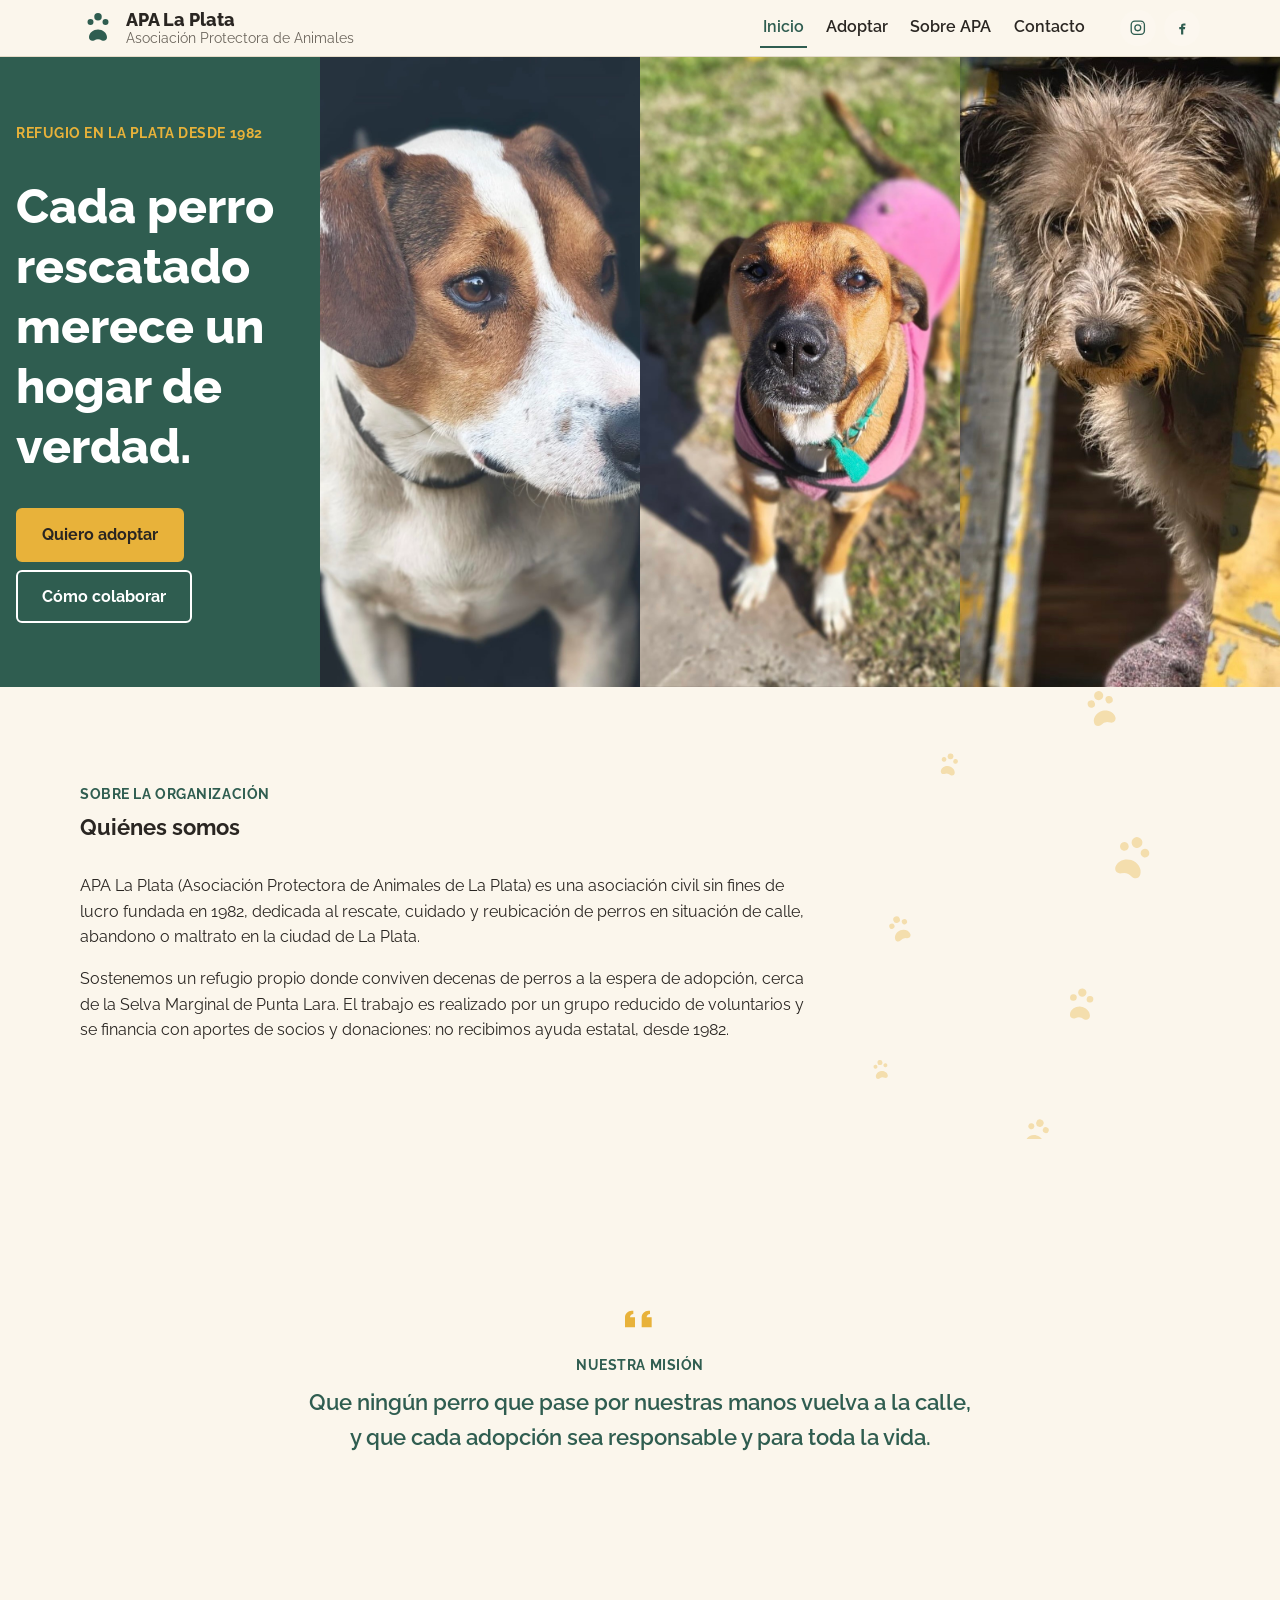
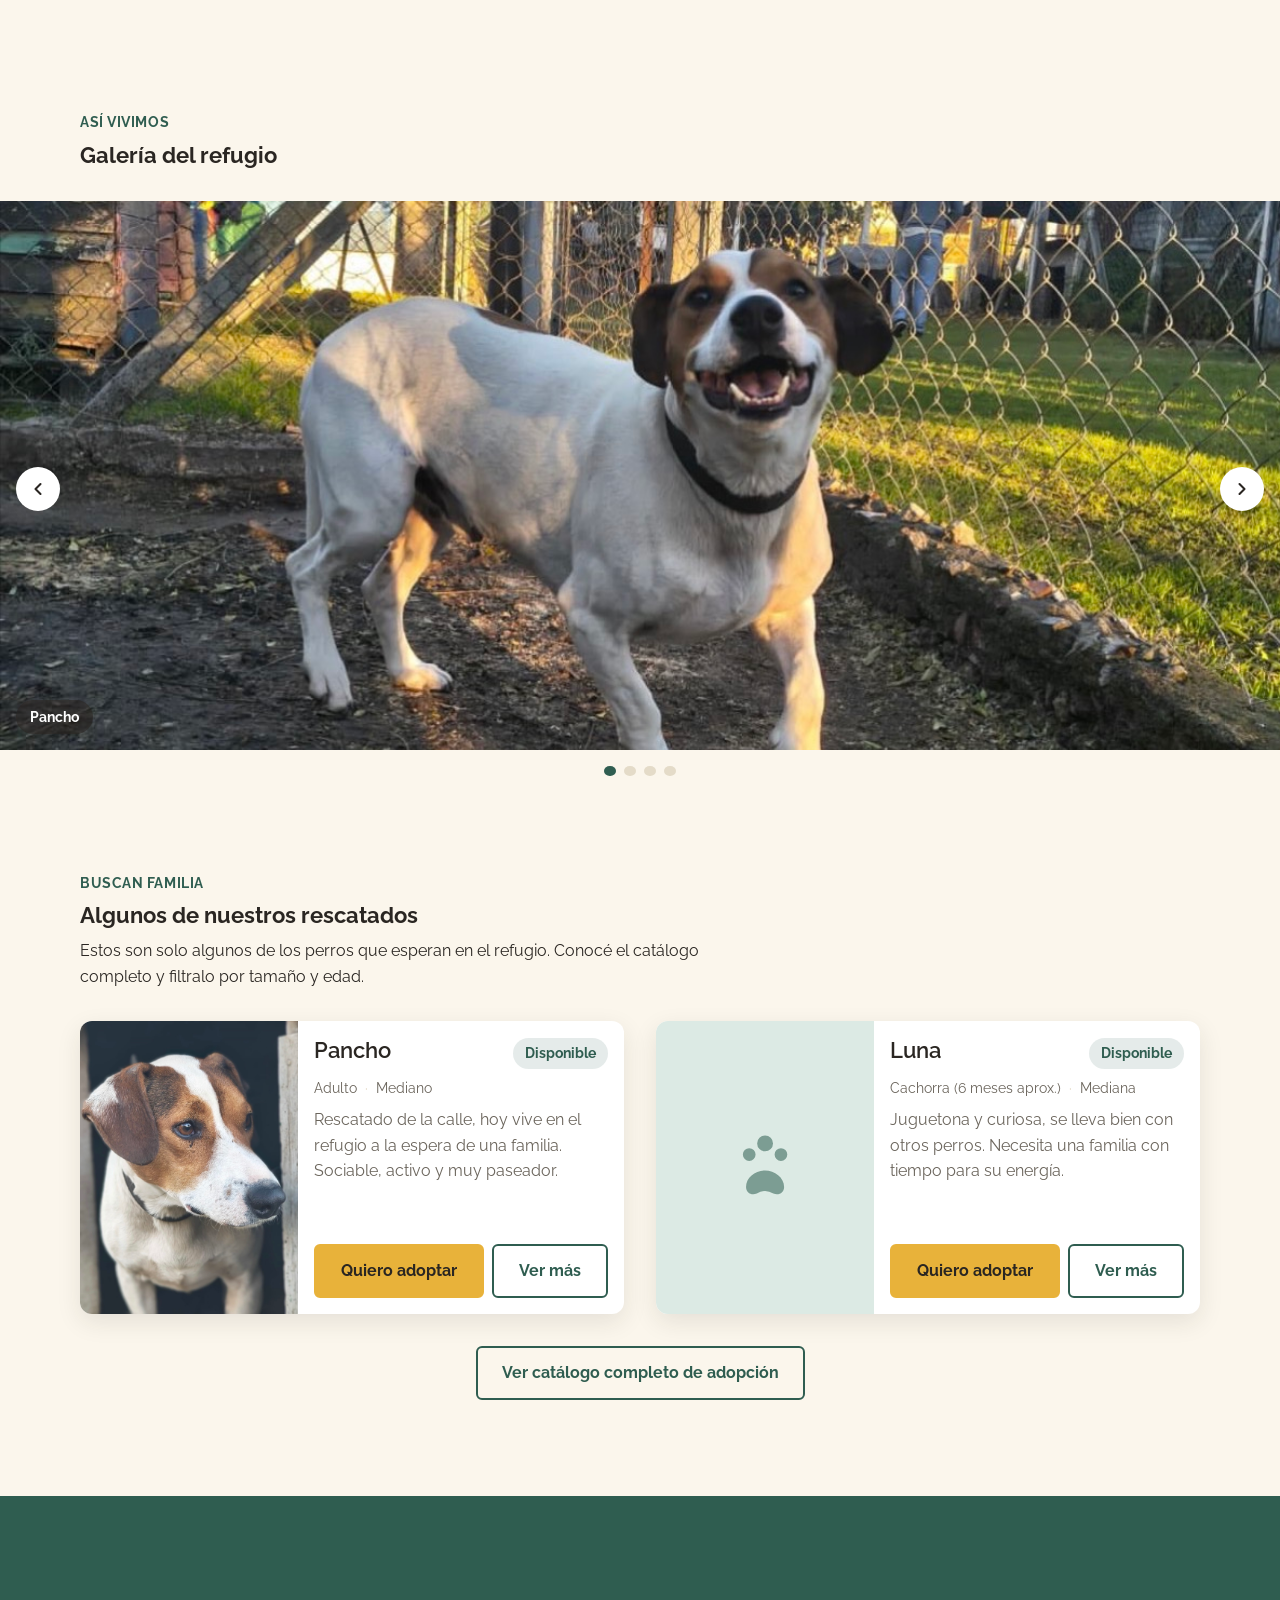
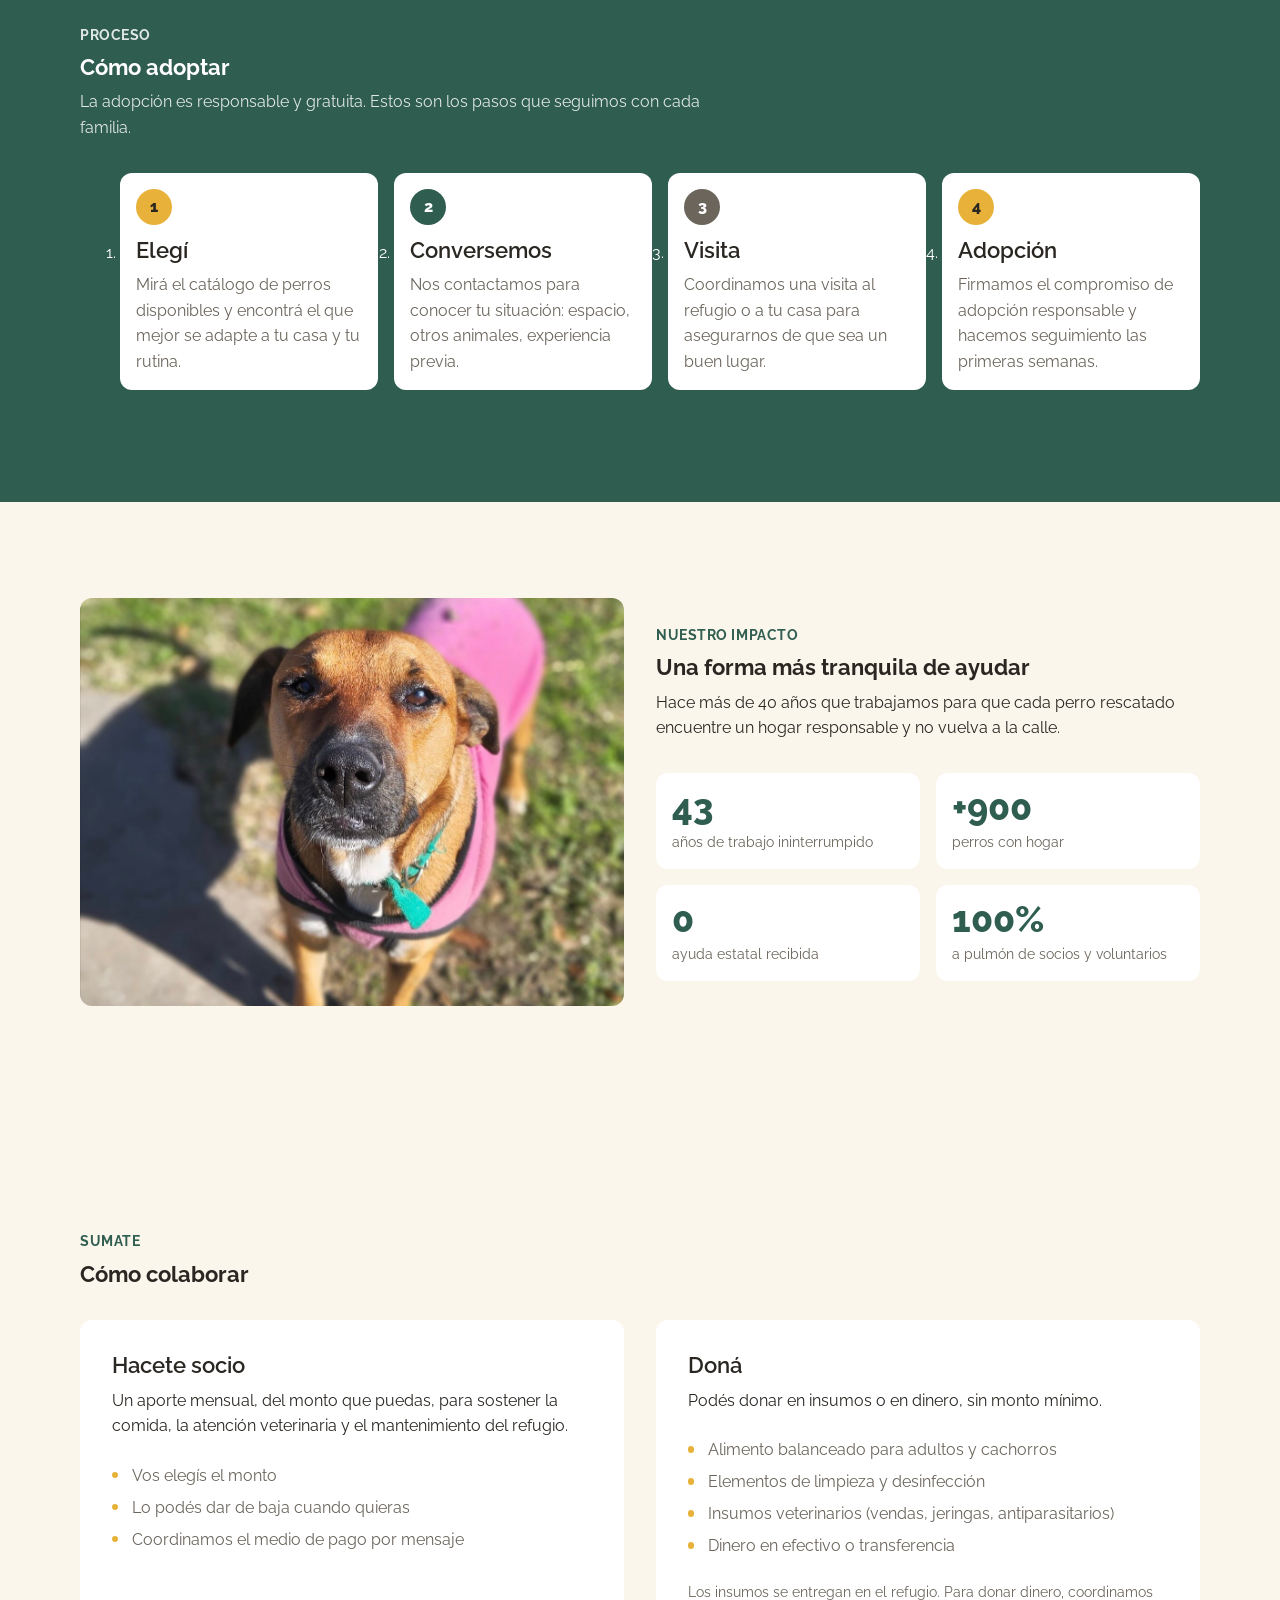
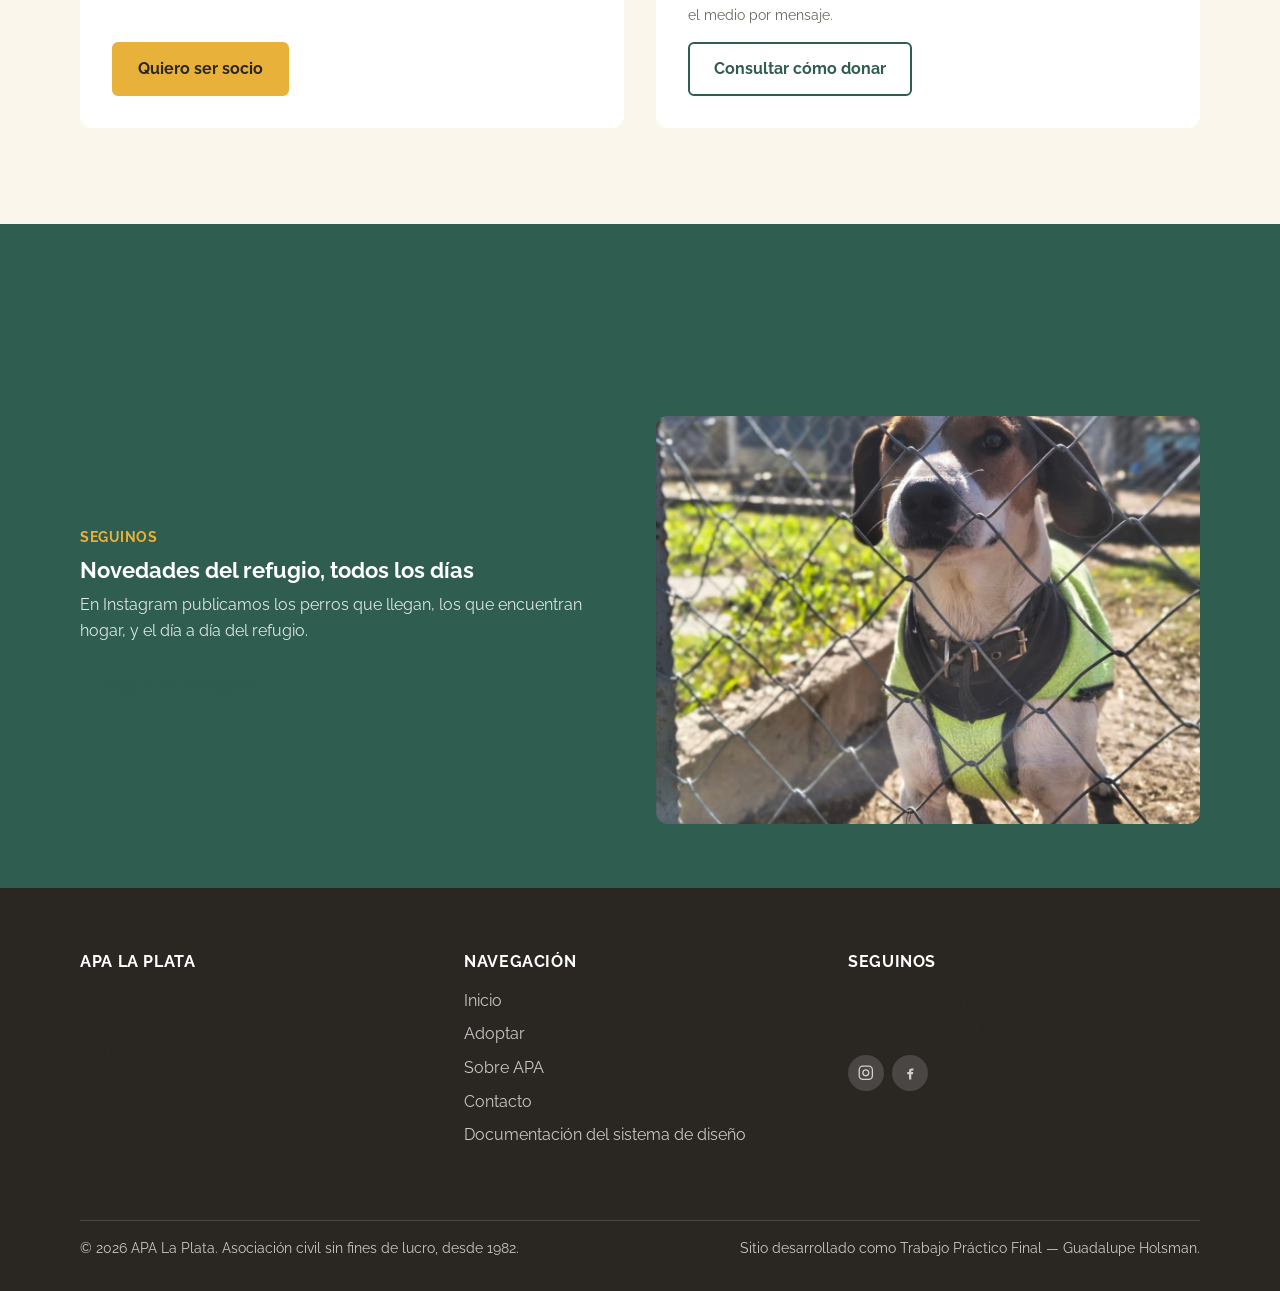
<file: index.html>
<!DOCTYPE html>
<html lang="es">
<head>
<meta charset="UTF-8">
<meta name="viewport" content="width=device-width, initial-scale=1.0">
<title>APA La Plata — Adoptá, ayudá, sumate</title>
<meta name="description" content="APA La Plata rescata, cuida y busca hogar para perros en situación de calle desde 1982. Conocé a los perros disponibles para adopción y cómo colaborar.">
<link rel="preconnect" href="https://fonts.googleapis.com">
<link rel="preconnect" href="https://fonts.gstatic.com" crossorigin>
<link href="https://fonts.googleapis.com/css2?family=Raleway:wght@400;600;700;800&display=swap" rel="stylesheet">
<link rel="stylesheet" href="css/styles.css">
<noscript><style>.reveal{opacity:1!important;transform:none!important;}</style></noscript>
</head>
<body>
<div class="pagina">

<header class="encabezado-principal">
  <div class="contenedor encabezado-principal__barra">
    <a href="index.html" class="marca">
      <svg class="marca__icono" viewBox="0 0 24 24" fill="currentColor" aria-hidden="true">
        <path d="M12 2a2.5 2.5 0 0 1 2.5 2.5A2.5 2.5 0 0 1 12 7a2.5 2.5 0 0 1-2.5-2.5A2.5 2.5 0 0 1 12 2zM7 6a2 2 0 1 1 0 4 2 2 0 0 1 0-4zM17 6a2 2 0 1 1 0 4 2 2 0 0 1 0-4zM12 13c3 0 6 2.2 6 5.2 0 1.8-1.6 2.8-3.4 2.1a4.8 4.8 0 0 0-5.2 0C7.6 21 6 20 6 18.2 6 15.2 9 13 12 13z"/>
      </svg>
      <span class="marca__texto">
        <span class="marca__nombre">APA La Plata</span>
        <span class="marca__lugar">Asociación Protectora de Animales</span>
      </span>
    </a>

    <button class="nav-toggle" id="nav-toggle" aria-expanded="false" aria-controls="nav-principal">
      <svg class="nav-toggle__icono" viewBox="0 0 24 24" fill="none" stroke="currentColor" stroke-width="2" stroke-linecap="round" aria-hidden="true">
        <line x1="4" y1="7" x2="20" y2="7"></line>
        <line x1="4" y1="12" x2="20" y2="12"></line>
        <line x1="4" y1="17" x2="20" y2="17"></line>
      </svg>
      Menú
    </button>

    <nav class="nav-principal" id="nav-principal" aria-label="Navegación principal">
      <ul class="nav-principal__lista">
        <li><a class="nav-principal__enlace" href="index.html" aria-current="page">Inicio</a></li>
        <li><a class="nav-principal__enlace" href="adopcion.html">Adoptar</a></li>
        <li><a class="nav-principal__enlace" href="index.html#sobre">Sobre APA</a></li>
        <li><a class="nav-principal__enlace" href="contacto.html">Contacto</a></li>
      </ul>
      <div class="nav-principal__redes">
        <a class="icono-red" href="https://www.instagram.com/apa.perritosenadopcion/" target="_blank" rel="noopener" aria-label="APA La Plata en Instagram">
          <svg viewBox="0 0 24 24" fill="none" stroke="currentColor" stroke-width="1.8" aria-hidden="true"><rect x="3" y="3" width="18" height="18" rx="5"></rect><circle cx="12" cy="12" r="4"></circle><circle cx="17.5" cy="6.5" r="0.6" fill="currentColor" stroke="none"></circle></svg>
        </a>
        <a class="icono-red" href="https://www.facebook.com/" target="_blank" rel="noopener" aria-label="APA La Plata en Facebook">
          <svg viewBox="0 0 24 24" fill="currentColor" aria-hidden="true"><path d="M14 9.6V11h2.7l-.4 3H14v7h-3v-7H8.5v-3H11V9.4C11 7 12.6 6 14.7 6H17v3h-2.4c-.4 0-.6.2-.6.6z"></path></svg>
        </a>
      </div>
    </nav>
  </div>
</header>

<main>

  <!-- HeroInicio: franja de fotos a pantalla casi completa -->
  <section class="hero-full">
    <div class="hero-full__panel hero-full__panel--texto reveal">
      <p class="hero-full__kicker">Refugio en La Plata desde 1982</p>
      <h1 class="hero-full__titulo">Cada perro rescatado merece un hogar de verdad.</h1>
      <div class="hero-full__acciones">
        <a href="adopcion.html" class="btn btn-primario">Quiero adoptar</a>
        <a href="contacto.html" class="btn btn-secundario">Cómo colaborar</a>
      </div>
    </div>
    <div class="hero-full__panel">
      <img src="img/perros/pancho-1.jpg" alt="Pancho, uno de los perros en adopción en APA La Plata" loading="lazy">
    </div>
    <div class="hero-full__panel">
      <img src="img/perros/india.jpg" alt="India, una de las perras en adopción en APA La Plata" loading="lazy">
    </div>
    <div class="hero-full__panel">
      <img src="img/perros/rufus.jpg" alt="Rufus, uno de los perros en adopción en APA La Plata" loading="lazy">
    </div>
  </section>

  <!-- Sección: Sobre APA (institucional) -->
  <section id="sobre" class="contenedor seccion-sobre">
    <div class="huellas-decorativas" aria-hidden="true">
      <svg class="huellas-decorativas__pata" style="top:0%; right:8%; width:2.75rem; transform:rotate(-14deg);" viewBox="0 0 24 24" fill="currentColor"><path d="M12 2a2.5 2.5 0 0 1 2.5 2.5A2.5 2.5 0 0 1 12 7a2.5 2.5 0 0 1-2.5-2.5A2.5 2.5 0 0 1 12 2zM7 6a2 2 0 1 1 0 4 2 2 0 0 1 0-4zM17 6a2 2 0 1 1 0 4 2 2 0 0 1 0-4zM12 13c3 0 6 2.2 6 5.2 0 1.8-1.6 2.8-3.4 2.1a4.8 4.8 0 0 0-5.2 0C7.6 21 6 20 6 18.2 6 15.2 9 13 12 13z"/></svg>
      <svg class="huellas-decorativas__pata" style="top:14%; right:22%; width:1.75rem; transform:rotate(10deg);" viewBox="0 0 24 24" fill="currentColor"><path d="M12 2a2.5 2.5 0 0 1 2.5 2.5A2.5 2.5 0 0 1 12 7a2.5 2.5 0 0 1-2.5-2.5A2.5 2.5 0 0 1 12 2zM7 6a2 2 0 1 1 0 4 2 2 0 0 1 0-4zM17 6a2 2 0 1 1 0 4 2 2 0 0 1 0-4zM12 13c3 0 6 2.2 6 5.2 0 1.8-1.6 2.8-3.4 2.1a4.8 4.8 0 0 0-5.2 0C7.6 21 6 20 6 18.2 6 15.2 9 13 12 13z"/></svg>
      <svg class="huellas-decorativas__pata" style="top:32%; right:5%; width:3.25rem; transform:rotate(18deg);" viewBox="0 0 24 24" fill="currentColor"><path d="M12 2a2.5 2.5 0 0 1 2.5 2.5A2.5 2.5 0 0 1 12 7a2.5 2.5 0 0 1-2.5-2.5A2.5 2.5 0 0 1 12 2zM7 6a2 2 0 1 1 0 4 2 2 0 0 1 0-4zM17 6a2 2 0 1 1 0 4 2 2 0 0 1 0-4zM12 13c3 0 6 2.2 6 5.2 0 1.8-1.6 2.8-3.4 2.1a4.8 4.8 0 0 0-5.2 0C7.6 21 6 20 6 18.2 6 15.2 9 13 12 13z"/></svg>
      <svg class="huellas-decorativas__pata" style="top:50%; right:26%; width:2rem; transform:rotate(-20deg);" viewBox="0 0 24 24" fill="currentColor"><path d="M12 2a2.5 2.5 0 0 1 2.5 2.5A2.5 2.5 0 0 1 12 7a2.5 2.5 0 0 1-2.5-2.5A2.5 2.5 0 0 1 12 2zM7 6a2 2 0 1 1 0 4 2 2 0 0 1 0-4zM17 6a2 2 0 1 1 0 4 2 2 0 0 1 0-4zM12 13c3 0 6 2.2 6 5.2 0 1.8-1.6 2.8-3.4 2.1a4.8 4.8 0 0 0-5.2 0C7.6 21 6 20 6 18.2 6 15.2 9 13 12 13z"/></svg>
      <svg class="huellas-decorativas__pata" style="top:66%; right:10%; width:2.5rem; transform:rotate(6deg);" viewBox="0 0 24 24" fill="currentColor"><path d="M12 2a2.5 2.5 0 0 1 2.5 2.5A2.5 2.5 0 0 1 12 7a2.5 2.5 0 0 1-2.5-2.5A2.5 2.5 0 0 1 12 2zM7 6a2 2 0 1 1 0 4 2 2 0 0 1 0-4zM17 6a2 2 0 1 1 0 4 2 2 0 0 1 0-4zM12 13c3 0 6 2.2 6 5.2 0 1.8-1.6 2.8-3.4 2.1a4.8 4.8 0 0 0-5.2 0C7.6 21 6 20 6 18.2 6 15.2 9 13 12 13z"/></svg>
      <svg class="huellas-decorativas__pata" style="top:82%; right:28%; width:1.5rem; transform:rotate(-8deg);" viewBox="0 0 24 24" fill="currentColor"><path d="M12 2a2.5 2.5 0 0 1 2.5 2.5A2.5 2.5 0 0 1 12 7a2.5 2.5 0 0 1-2.5-2.5A2.5 2.5 0 0 1 12 2zM7 6a2 2 0 1 1 0 4 2 2 0 0 1 0-4zM17 6a2 2 0 1 1 0 4 2 2 0 0 1 0-4zM12 13c3 0 6 2.2 6 5.2 0 1.8-1.6 2.8-3.4 2.1a4.8 4.8 0 0 0-5.2 0C7.6 21 6 20 6 18.2 6 15.2 9 13 12 13z"/></svg>
      <svg class="huellas-decorativas__pata" style="top:95%; right:14%; width:2.25rem; transform:rotate(15deg);" viewBox="0 0 24 24" fill="currentColor"><path d="M12 2a2.5 2.5 0 0 1 2.5 2.5A2.5 2.5 0 0 1 12 7a2.5 2.5 0 0 1-2.5-2.5A2.5 2.5 0 0 1 12 2zM7 6a2 2 0 1 1 0 4 2 2 0 0 1 0-4zM17 6a2 2 0 1 1 0 4 2 2 0 0 1 0-4zM12 13c3 0 6 2.2 6 5.2 0 1.8-1.6 2.8-3.4 2.1a4.8 4.8 0 0 0-5.2 0C7.6 21 6 20 6 18.2 6 15.2 9 13 12 13z"/></svg>
    </div>
    <div class="seccion__encabezado reveal">
      <p class="seccion__kicker">Sobre la organización</p>
      <h2>Quiénes somos</h2>
    </div>
    <div class="texto-institucional reveal">
      <p>APA La Plata (Asociación Protectora de Animales de La Plata) es una asociación civil sin fines de lucro fundada en 1982, dedicada al rescate, cuidado y reubicación de perros en situación de calle, abandono o maltrato en la ciudad de La Plata.</p>
      <p>Sostenemos un refugio propio donde conviven decenas de perros a la espera de adopción, cerca de la Selva Marginal de Punta Lara. El trabajo es realizado por un grupo reducido de voluntarios y se financia con aportes de socios y donaciones: no recibimos ayuda estatal, desde 1982.</p>
    </div>
  </section>

  <!-- Sección: Nuestra misión (cita destacada, organismo propio) -->
  <section class="contenedor">
    <div class="mision-seccion reveal">
      <svg class="mision-seccion__comilla" viewBox="0 0 24 24" fill="currentColor" aria-hidden="true">
        <path d="M7 7c-2.2 0-4 1.8-4 4v6h6v-6H6c0-1.1.9-2 2-2V7zm10 0c-2.2 0-4 1.8-4 4v6h6v-6h-3c0-1.1.9-2 2-2V7z"/>
      </svg>
      <p class="seccion__kicker">Nuestra misión</p>
      <p class="mision-seccion__cita">Que ningún perro que pase por nuestras manos vuelva a la calle, y que cada adopción sea responsable y para toda la vida.</p>
    </div>
  </section>

  <!-- Sección: Galería (CarruselFotos panorámico a todo el ancho, con
       leyenda por foto). Es, junto con HeroInicio, el único organismo que
       excede el ancho de lectura: el encabezado queda en .contenedor pero
       el carrusel ocupa el ancho completo del viewport. -->
  <section>
    <div class="contenedor">
      <div class="seccion__encabezado reveal">
        <p class="seccion__kicker">Así vivimos</p>
        <h2>Galería del refugio</h2>
      </div>
    </div>
    <div class="carrusel-fotos carrusel-fotos--ancho carrusel-fotos--completo reveal" aria-label="Fotos del refugio y sus perros" aria-roledescription="carrusel">
      <div class="carrusel-fotos__viewport">
        <ul class="carrusel-fotos__pista" id="carrusel-pista">
          <li class="carrusel-fotos__slide">
            <img src="img/perros/pancho-2.jpg" alt="Pancho corriendo y jugando en el patio del refugio" loading="lazy">
            <span class="carrusel-fotos__caption">Pancho</span>
          </li>
          <li class="carrusel-fotos__slide">
            <img src="img/perros/india.jpg" alt="India, perra color canela con arnés rosa" loading="lazy">
            <span class="carrusel-fotos__caption">India</span>
          </li>
          <li class="carrusel-fotos__slide">
            <img src="img/perros/rufus.jpg" alt="Rufus asomado en la puerta de su caseta" loading="lazy">
            <span class="carrusel-fotos__caption">Rufus</span>
          </li>
          <li class="carrusel-fotos__slide">
            <img src="img/perros/pancho-3.jpg" alt="Pancho junto al alambrado del refugio" loading="lazy">
            <span class="carrusel-fotos__caption">Pancho</span>
          </li>
        </ul>
      </div>
      <button type="button" class="carrusel-fotos__control carrusel-fotos__control--prev" data-carrusel-prev aria-label="Foto anterior">
        <svg viewBox="0 0 24 24" fill="none" stroke="currentColor" stroke-width="2.5" stroke-linecap="round" stroke-linejoin="round" aria-hidden="true"><path d="M15 6l-6 6 6 6"></path></svg>
      </button>
      <button type="button" class="carrusel-fotos__control carrusel-fotos__control--next" data-carrusel-next aria-label="Foto siguiente">
        <svg viewBox="0 0 24 24" fill="none" stroke="currentColor" stroke-width="2.5" stroke-linecap="round" stroke-linejoin="round" aria-hidden="true"><path d="M9 6l6 6-6 6"></path></svg>
      </button>
      <div class="carrusel-fotos__dots" role="tablist" aria-label="Seleccionar foto">
        <button type="button" class="carrusel-fotos__dot" data-carrusel-dot="0" aria-label="Foto 1" aria-current="true"></button>
        <button type="button" class="carrusel-fotos__dot" data-carrusel-dot="1" aria-label="Foto 2"></button>
        <button type="button" class="carrusel-fotos__dot" data-carrusel-dot="2" aria-label="Foto 3"></button>
        <button type="button" class="carrusel-fotos__dot" data-carrusel-dot="3" aria-label="Foto 4"></button>
      </div>
    </div>
  </section>

  <!-- Sección: Perros destacados (reutiliza TarjetaAnimal en contenedores más anchos) -->
  <section class="contenedor">
    <div class="seccion__encabezado reveal">
      <p class="seccion__kicker">Buscan familia</p>
      <h2>Algunos de nuestros rescatados</h2>
      <p>Estos son solo algunos de los perros que esperan en el refugio. Conocé el catálogo completo y filtralo por tamaño y edad.</p>
    </div>

    <div class="grilla-destacados">
      <article class="tarjeta-animal reveal">
        <div class="tarjeta-animal__layout">
          <div class="tarjeta-animal__imagen-envoltorio">
            <div class="imagen-animal">
              <img src="img/perros/pancho-1.jpg" alt="Pancho, perro tricolor de orejas largas, mirando a cámara">
            </div>
          </div>
          <div class="tarjeta-animal__contenido">
            <div class="tarjeta-animal__encabezado">
              <h3 class="tarjeta-animal__nombre">Pancho</h3>
              <span class="etiqueta-estado etiqueta-estado_disponible">Disponible</span>
            </div>
            <ul class="tarjeta-animal__meta">
              <li>Adulto</li>
              <li>Mediano</li>
            </ul>
            <p class="tarjeta-animal__descripcion">Rescatado de la calle, hoy vive en el refugio a la espera de una familia. Sociable, activo y muy paseador.</p>
            <div class="tarjeta-animal__acciones">
              <a href="animal.html" class="btn btn-primario">Quiero adoptar</a>
              <a href="animal.html" class="btn btn-secundario">Ver más</a>
            </div>
          </div>
        </div>
      </article>

      <article class="tarjeta-animal reveal reveal--retraso-1">
        <div class="tarjeta-animal__layout">
          <div class="tarjeta-animal__imagen-envoltorio">
            <div class="imagen-animal imagen-animal--paleta-2">
              <svg viewBox="0 0 24 24" fill="currentColor" aria-hidden="true"><path d="M12 2a2.5 2.5 0 0 1 2.5 2.5A2.5 2.5 0 0 1 12 7a2.5 2.5 0 0 1-2.5-2.5A2.5 2.5 0 0 1 12 2zM7 6a2 2 0 1 1 0 4 2 2 0 0 1 0-4zM17 6a2 2 0 1 1 0 4 2 2 0 0 1 0-4zM12 13c3 0 6 2.2 6 5.2 0 1.8-1.6 2.8-3.4 2.1a4.8 4.8 0 0 0-5.2 0C7.6 21 6 20 6 18.2 6 15.2 9 13 12 13z"/></svg>
            </div>
          </div>
          <div class="tarjeta-animal__contenido">
            <div class="tarjeta-animal__encabezado">
              <h3 class="tarjeta-animal__nombre">Luna</h3>
              <span class="etiqueta-estado etiqueta-estado_disponible">Disponible</span>
            </div>
            <ul class="tarjeta-animal__meta">
              <li>Cachorra (6 meses aprox.)</li>
              <li>Mediana</li>
            </ul>
            <p class="tarjeta-animal__descripcion">Juguetona y curiosa, se lleva bien con otros perros. Necesita una familia con tiempo para su energía.</p>
            <div class="tarjeta-animal__acciones">
              <a href="animal.html" class="btn btn-primario">Quiero adoptar</a>
              <a href="animal.html" class="btn btn-secundario">Ver más</a>
            </div>
          </div>
        </div>
      </article>
    </div>

    <p style="margin-top: var(--espacio-md); text-align:center;">
      <a href="adopcion.html" class="btn btn-secundario">Ver catálogo completo de adopción</a>
    </p>
  </section>

  <!-- Sección: Cómo adoptar (SeccionProceso) -->
  <section class="seccion-proceso">
    <div class="contenedor">
      <div class="seccion__encabezado reveal">
        <p class="seccion__kicker">Proceso</p>
        <h2>Cómo adoptar</h2>
        <p>La adopción es responsable y gratuita. Estos son los pasos que seguimos con cada familia.</p>
      </div>
      <ol class="pasos">
        <li class="pasos__item pasos__item--mostaza reveal">
          <h3 class="pasos__titulo">Elegí</h3>
          <p class="pasos__texto">Mirá el catálogo de perros disponibles y encontrá el que mejor se adapte a tu casa y tu rutina.</p>
        </li>
        <li class="pasos__item pasos__item--verde reveal reveal--retraso-1">
          <h3 class="pasos__titulo">Conversemos</h3>
          <p class="pasos__texto">Nos contactamos para conocer tu situación: espacio, otros animales, experiencia previa.</p>
        </li>
        <li class="pasos__item pasos__item--tostado reveal reveal--retraso-2">
          <h3 class="pasos__titulo">Visita</h3>
          <p class="pasos__texto">Coordinamos una visita al refugio o a tu casa para asegurarnos de que sea un buen lugar.</p>
        </li>
        <li class="pasos__item pasos__item--mostaza reveal reveal--retraso-3">
          <h3 class="pasos__titulo">Adopción</h3>
          <p class="pasos__texto">Firmamos el compromiso de adopción responsable y hacemos seguimiento las primeras semanas.</p>
        </li>
      </ol>
    </div>
  </section>

  <!-- Sección: Nuestro impacto (DatoInstitucional + foto) -->
  <section class="contenedor">
    <div class="grid-dos-columnas">
      <div class="imagen-animal">
        <img src="img/perros/india.jpg" alt="India, una de las perras rescatadas por APA La Plata" loading="lazy">
      </div>
      <div class="reveal">
        <p class="seccion__kicker">Nuestro impacto</p>
        <h2>Una forma más tranquila de ayudar</h2>
        <p>Hace más de 40 años que trabajamos para que cada perro rescatado encuentre un hogar responsable y no vuelva a la calle.</p>
        <div class="grilla-datos">
          <div class="dato-institucional">
            <span class="dato-institucional__numero">43</span>
            <span class="dato-institucional__etiqueta">años de trabajo ininterrumpido</span>
          </div>
          <div class="dato-institucional">
            <span class="dato-institucional__numero">+900</span>
            <span class="dato-institucional__etiqueta">perros con hogar</span>
          </div>
          <div class="dato-institucional">
            <span class="dato-institucional__numero">0</span>
            <span class="dato-institucional__etiqueta">ayuda estatal recibida</span>
          </div>
          <div class="dato-institucional">
            <span class="dato-institucional__numero">100%</span>
            <span class="dato-institucional__etiqueta">a pulmón de socios y voluntarios</span>
          </div>
        </div>
      </div>
    </div>
  </section>

  <!-- Sección: Cómo colaborar -->
  <section class="contenedor">
    <div class="seccion__encabezado reveal">
      <p class="seccion__kicker">Sumate</p>
      <h2>Cómo colaborar</h2>
    </div>
    <div class="grid-dos-columnas">
      <article class="colaborar-tarjeta reveal">
        <h3>Hacete socio</h3>
        <p>Un aporte mensual, del monto que puedas, para sostener la comida, la atención veterinaria y el mantenimiento del refugio.</p>
        <ul class="lista-simple">
          <li>Vos elegís el monto</li>
          <li>Lo podés dar de baja cuando quieras</li>
          <li>Coordinamos el medio de pago por mensaje</li>
        </ul>
        <a href="contacto.html" class="btn btn-primario">Quiero ser socio</a>
      </article>
      <article class="colaborar-tarjeta reveal reveal--retraso-1">
        <h3>Doná</h3>
        <p>Podés donar en insumos o en dinero, sin monto mínimo.</p>
        <ul class="lista-simple">
          <li>Alimento balanceado para adultos y cachorros</li>
          <li>Elementos de limpieza y desinfección</li>
          <li>Insumos veterinarios (vendas, jeringas, antiparasitarios)</li>
          <li>Dinero en efectivo o transferencia</li>
        </ul>
        <p class="colaborar-tarjeta__nota">Los insumos se entregan en el refugio. Para donar dinero, coordinamos el medio por mensaje.</p>
        <a href="contacto.html" class="btn btn-secundario">Consultar cómo donar</a>
      </article>
    </div>
  </section>

  <!-- Sección: CTA final (banner grande, cierre de la home) -->
  <section class="cta-final">
    <div class="contenedor cta-final__grid">
      <div class="reveal">
        <p class="seccion__kicker" style="color: var(--color-primario);">Seguinos</p>
        <h2>Novedades del refugio, todos los días</h2>
        <p>En Instagram publicamos los perros que llegan, los que encuentran hogar, y el día a día del refugio.</p>
        <a href="https://www.instagram.com/apa.perritosenadopcion/" target="_blank" rel="noopener" class="btn btn-secundario">Seguir en Instagram</a>
      </div>
      <div class="imagen-animal cta-final__foto">
        <img src="img/perros/pancho-3.jpg" alt="Pancho junto al alambrado del refugio" loading="lazy">
      </div>
    </div>
  </section>

</main>

<footer class="pie-pagina">
  <div class="contenedor">
    <div class="pie-pagina__grid">
      <div>
        <h2 class="pie-pagina__titulo">APA La Plata</h2>
        <p>Asociación civil sin fines de lucro. Refugio de perros en La Plata, cerca de la Selva Marginal de Punta Lara. Desde 1982, sin ayuda estatal.</p>
      </div>
      <div>
        <h2 class="pie-pagina__titulo">Navegación</h2>
        <ul class="pie-pagina__lista">
          <li><a href="index.html">Inicio</a></li>
          <li><a href="adopcion.html">Adoptar</a></li>
          <li><a href="index.html#sobre">Sobre APA</a></li>
          <li><a href="contacto.html">Contacto</a></li>
          <li><a href="sistema.html">Documentación del sistema de diseño</a></li>
        </ul>
      </div>
      <div>
        <h2 class="pie-pagina__titulo">Seguinos</h2>
        <p>Publicamos perros en adopción y novedades del refugio todos los días.</p>
        <div class="pie-pagina__redes">
          <a class="icono-red" href="https://www.instagram.com/apa.perritosenadopcion/" target="_blank" rel="noopener" aria-label="APA La Plata en Instagram">
            <svg viewBox="0 0 24 24" fill="none" stroke="currentColor" stroke-width="1.8" aria-hidden="true"><rect x="3" y="3" width="18" height="18" rx="5"></rect><circle cx="12" cy="12" r="4"></circle><circle cx="17.5" cy="6.5" r="0.6" fill="currentColor" stroke="none"></circle></svg>
          </a>
          <a class="icono-red" href="https://www.facebook.com/" target="_blank" rel="noopener" aria-label="APA La Plata en Facebook">
            <svg viewBox="0 0 24 24" fill="currentColor" aria-hidden="true"><path d="M14 9.6V11h2.7l-.4 3H14v7h-3v-7H8.5v-3H11V9.4C11 7 12.6 6 14.7 6H17v3h-2.4c-.4 0-.6.2-.6.6z"></path></svg>
          </a>
        </div>
      </div>
    </div>
    <div class="pie-pagina__base">
      <span>© 2026 APA La Plata. Asociación civil sin fines de lucro, desde 1982.</span>
      <span>Sitio desarrollado como Trabajo Práctico Final — Guadalupe Holsman.</span>
    </div>
  </div>
</footer>

</div>
<script src="js/main.js"></script>
</body>
</html>
</file>
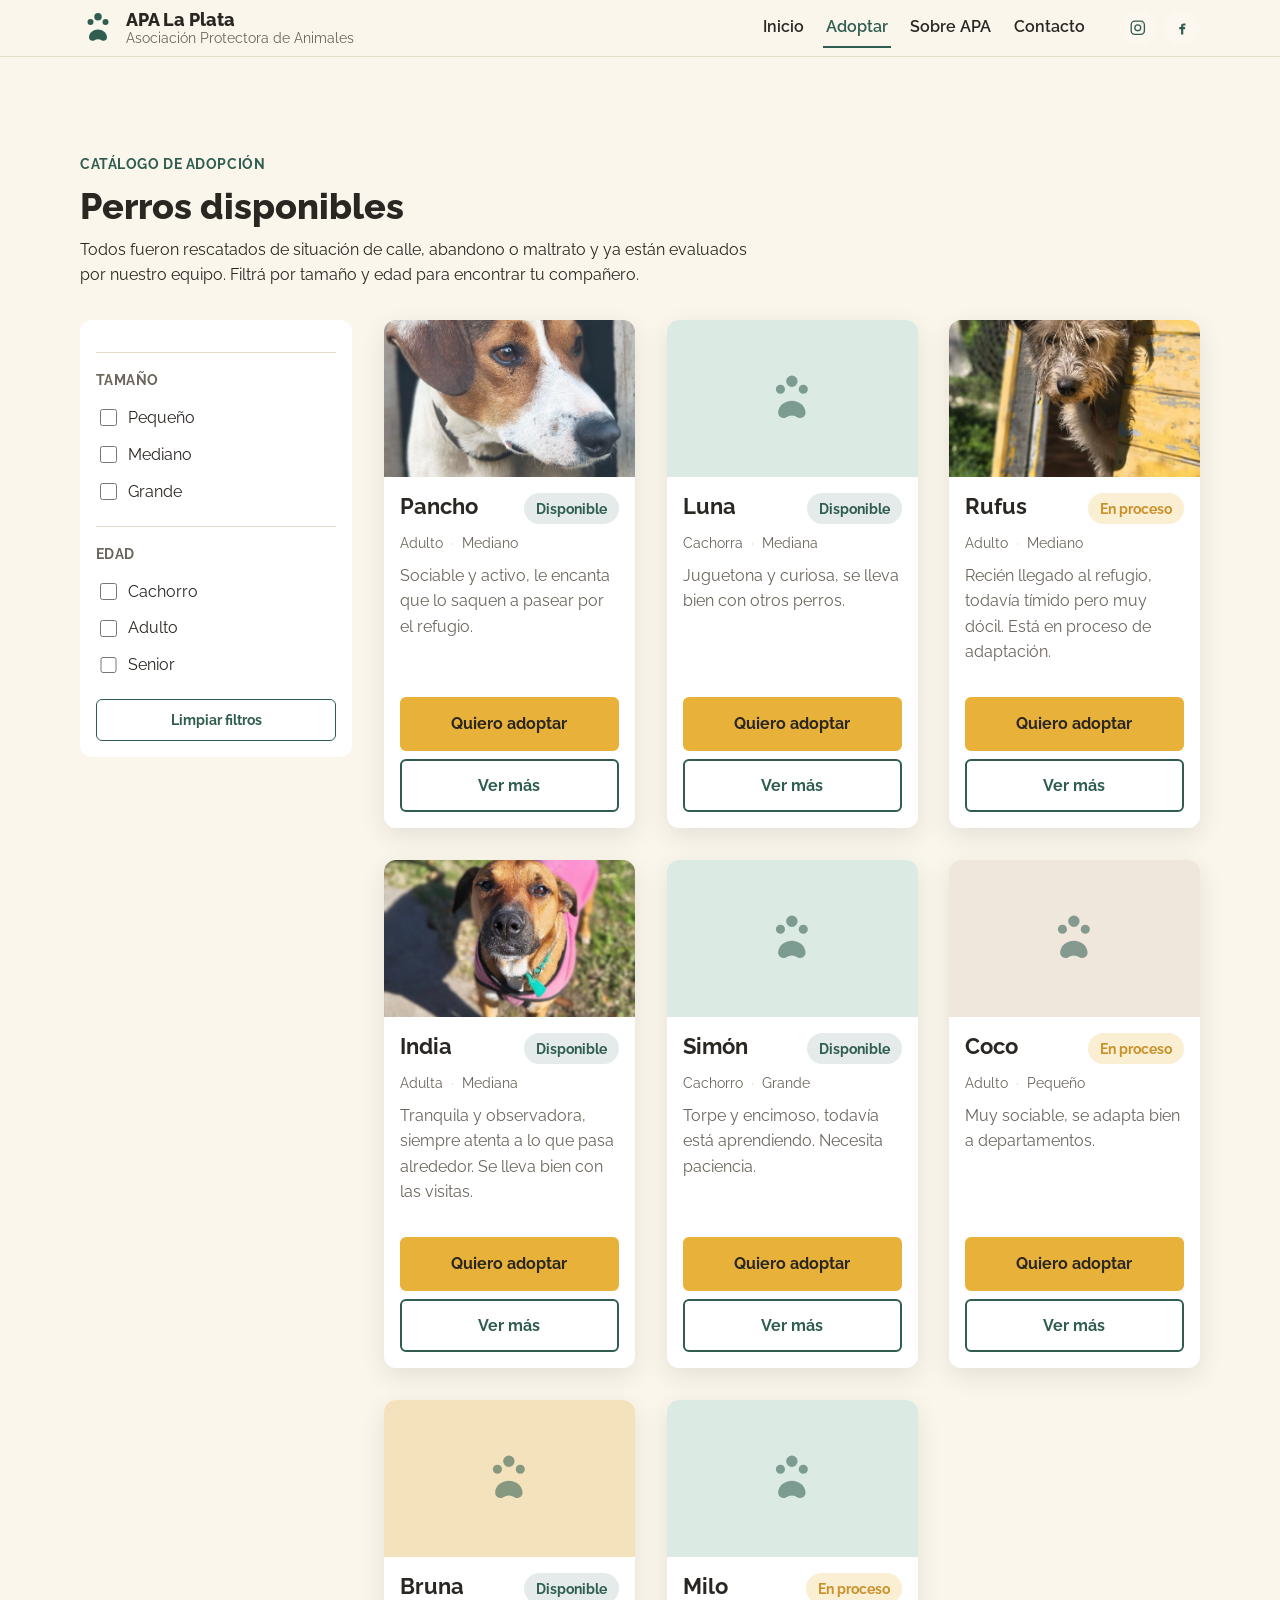
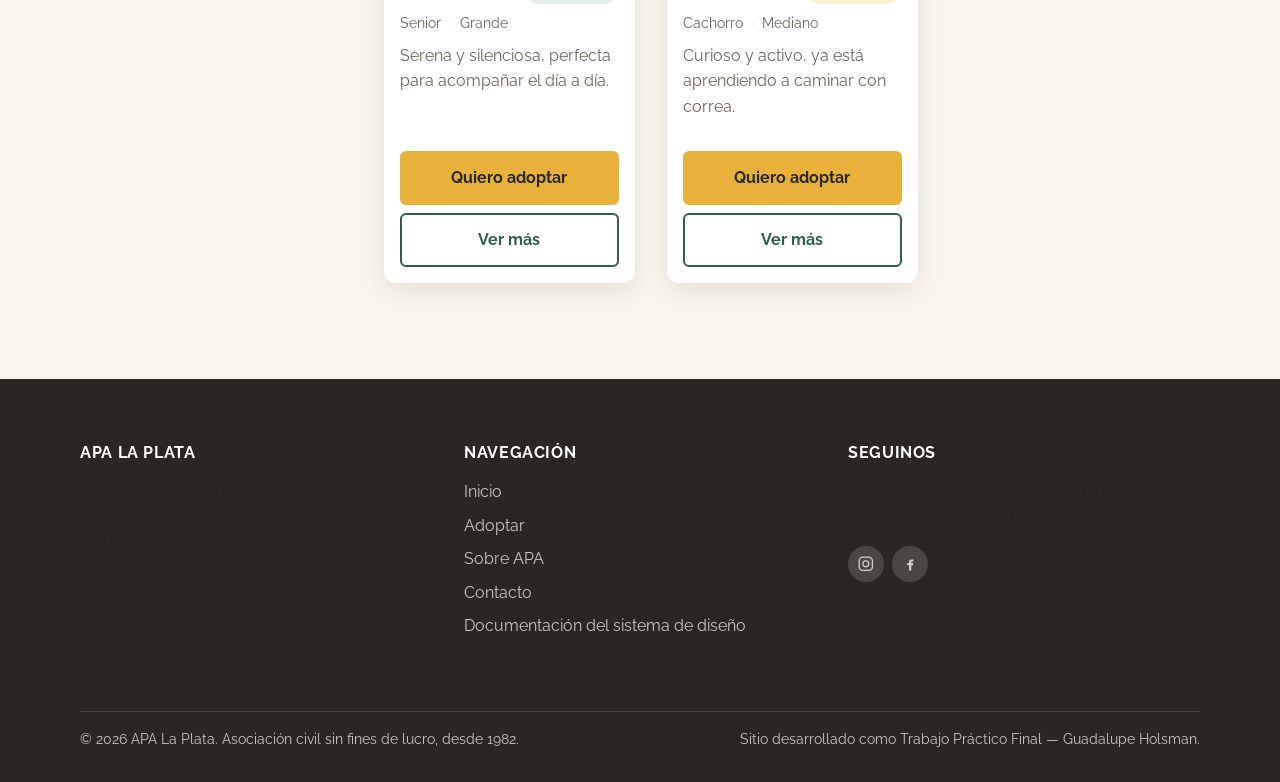
<file: adopcion.html>
<!DOCTYPE html>
<html lang="es">
<head>
<meta charset="UTF-8">
<meta name="viewport" content="width=device-width, initial-scale=1.0">
<title>Adoptá — APA La Plata</title>
<meta name="description" content="Catálogo de perros disponibles para adopción en APA La Plata. Filtrá por tamaño y edad para encontrar tu compañero.">
<link rel="preconnect" href="https://fonts.googleapis.com">
<link rel="preconnect" href="https://fonts.gstatic.com" crossorigin>
<link href="https://fonts.googleapis.com/css2?family=Raleway:wght@400;600;700;800&display=swap" rel="stylesheet">
<link rel="stylesheet" href="css/styles.css">
<noscript><style>.reveal{opacity:1!important;transform:none!important;}</style></noscript>
</head>
<body>
<div class="pagina">

<header class="encabezado-principal">
  <div class="contenedor encabezado-principal__barra">
    <a href="index.html" class="marca">
      <svg class="marca__icono" viewBox="0 0 24 24" fill="currentColor" aria-hidden="true">
        <path d="M12 2a2.5 2.5 0 0 1 2.5 2.5A2.5 2.5 0 0 1 12 7a2.5 2.5 0 0 1-2.5-2.5A2.5 2.5 0 0 1 12 2zM7 6a2 2 0 1 1 0 4 2 2 0 0 1 0-4zM17 6a2 2 0 1 1 0 4 2 2 0 0 1 0-4zM12 13c3 0 6 2.2 6 5.2 0 1.8-1.6 2.8-3.4 2.1a4.8 4.8 0 0 0-5.2 0C7.6 21 6 20 6 18.2 6 15.2 9 13 12 13z"/>
      </svg>
      <span class="marca__texto">
        <span class="marca__nombre">APA La Plata</span>
        <span class="marca__lugar">Asociación Protectora de Animales</span>
      </span>
    </a>

    <button class="nav-toggle" id="nav-toggle" aria-expanded="false" aria-controls="nav-principal">
      <svg class="nav-toggle__icono" viewBox="0 0 24 24" fill="none" stroke="currentColor" stroke-width="2" stroke-linecap="round" aria-hidden="true">
        <line x1="4" y1="7" x2="20" y2="7"></line>
        <line x1="4" y1="12" x2="20" y2="12"></line>
        <line x1="4" y1="17" x2="20" y2="17"></line>
      </svg>
      Menú
    </button>

    <nav class="nav-principal" id="nav-principal" aria-label="Navegación principal">
      <ul class="nav-principal__lista">
        <li><a class="nav-principal__enlace" href="index.html">Inicio</a></li>
        <li><a class="nav-principal__enlace" href="adopcion.html" aria-current="page">Adoptar</a></li>
        <li><a class="nav-principal__enlace" href="index.html#sobre">Sobre APA</a></li>
        <li><a class="nav-principal__enlace" href="contacto.html">Contacto</a></li>
      </ul>
      <div class="nav-principal__redes">
        <a class="icono-red" href="https://www.instagram.com/apa.perritosenadopcion/" target="_blank" rel="noopener" aria-label="APA La Plata en Instagram">
          <svg viewBox="0 0 24 24" fill="none" stroke="currentColor" stroke-width="1.8" aria-hidden="true"><rect x="3" y="3" width="18" height="18" rx="5"></rect><circle cx="12" cy="12" r="4"></circle><circle cx="17.5" cy="6.5" r="0.6" fill="currentColor" stroke="none"></circle></svg>
        </a>
        <a class="icono-red" href="https://www.facebook.com/" target="_blank" rel="noopener" aria-label="APA La Plata en Facebook">
          <svg viewBox="0 0 24 24" fill="currentColor" aria-hidden="true"><path d="M14 9.6V11h2.7l-.4 3H14v7h-3v-7H8.5v-3H11V9.4C11 7 12.6 6 14.7 6H17v3h-2.4c-.4 0-.6.2-.6.6z"></path></svg>
        </a>
      </div>
    </nav>
  </div>
</header>

<main>
  <section class="contenedor">
    <div class="seccion__encabezado reveal">
      <p class="seccion__kicker">Catálogo de adopción</p>
      <h1>Perros disponibles</h1>
      <p>Todos fueron rescatados de situación de calle, abandono o maltrato y ya están evaluados por nuestro equipo. Filtrá por tamaño y edad para encontrar tu compañero.</p>
    </div>

    <div class="grilla-adopcion-layout">
      <aside aria-label="Filtros de búsqueda">
        <details class="barra-filtros" id="barra-filtros" open>
          <summary>Filtrar resultados</summary>

          <div class="barra-filtros__grupo">
            <p class="barra-filtros__titulo">Tamaño</p>
            <label class="barra-filtros__opcion"><input type="checkbox" name="tamano" value="pequeno"> Pequeño</label>
            <label class="barra-filtros__opcion"><input type="checkbox" name="tamano" value="mediano"> Mediano</label>
            <label class="barra-filtros__opcion"><input type="checkbox" name="tamano" value="grande"> Grande</label>
          </div>

          <div class="barra-filtros__grupo">
            <p class="barra-filtros__titulo">Edad</p>
            <label class="barra-filtros__opcion"><input type="checkbox" name="edad" value="cachorro"> Cachorro</label>
            <label class="barra-filtros__opcion"><input type="checkbox" name="edad" value="adulto"> Adulto</label>
            <label class="barra-filtros__opcion"><input type="checkbox" name="edad" value="senior"> Senior</label>
          </div>

          <button type="button" class="barra-filtros__limpiar" id="limpiar-filtros">Limpiar filtros</button>
        </details>
      </aside>

      <div class="grilla-adopcion" id="grilla-adopcion">

        <article class="tarjeta-animal" data-tamano="mediano" data-edad="adulto">
          <div class="tarjeta-animal__layout">
            <div class="tarjeta-animal__imagen-envoltorio">
              <div class="imagen-animal">
                <img src="img/perros/pancho-1.jpg" alt="Pancho, perro tricolor de orejas largas, mirando a cámara">
              </div>
            </div>
            <div class="tarjeta-animal__contenido">
              <div class="tarjeta-animal__encabezado">
                <h2 class="tarjeta-animal__nombre">Pancho</h2>
                <span class="etiqueta-estado etiqueta-estado_disponible">Disponible</span>
              </div>
              <ul class="tarjeta-animal__meta"><li>Adulto</li><li>Mediano</li></ul>
              <p class="tarjeta-animal__descripcion">Sociable y activo, le encanta que lo saquen a pasear por el refugio.</p>
              <div class="tarjeta-animal__acciones">
                <a href="animal.html" class="btn btn-primario">Quiero adoptar</a>
                <a href="animal.html" class="btn btn-secundario">Ver más</a>
              </div>
            </div>
          </div>
        </article>

        <article class="tarjeta-animal" data-tamano="mediano" data-edad="cachorro">
          <div class="tarjeta-animal__layout">
            <div class="tarjeta-animal__imagen-envoltorio">
              <div class="imagen-animal imagen-animal--paleta-2">
                <svg viewBox="0 0 24 24" fill="currentColor" aria-hidden="true"><path d="M12 2a2.5 2.5 0 0 1 2.5 2.5A2.5 2.5 0 0 1 12 7a2.5 2.5 0 0 1-2.5-2.5A2.5 2.5 0 0 1 12 2zM7 6a2 2 0 1 1 0 4 2 2 0 0 1 0-4zM17 6a2 2 0 1 1 0 4 2 2 0 0 1 0-4zM12 13c3 0 6 2.2 6 5.2 0 1.8-1.6 2.8-3.4 2.1a4.8 4.8 0 0 0-5.2 0C7.6 21 6 20 6 18.2 6 15.2 9 13 12 13z"/></svg>
              </div>
            </div>
            <div class="tarjeta-animal__contenido">
              <div class="tarjeta-animal__encabezado">
                <h2 class="tarjeta-animal__nombre">Luna</h2>
                <span class="etiqueta-estado etiqueta-estado_disponible">Disponible</span>
              </div>
              <ul class="tarjeta-animal__meta"><li>Cachorra</li><li>Mediana</li></ul>
              <p class="tarjeta-animal__descripcion">Juguetona y curiosa, se lleva bien con otros perros.</p>
              <div class="tarjeta-animal__acciones">
                <a href="animal.html" class="btn btn-primario">Quiero adoptar</a>
                <a href="animal.html" class="btn btn-secundario">Ver más</a>
              </div>
            </div>
          </div>
        </article>

        <article class="tarjeta-animal" data-tamano="mediano" data-edad="adulto">
          <div class="tarjeta-animal__layout">
            <div class="tarjeta-animal__imagen-envoltorio">
              <div class="imagen-animal">
                <img src="img/perros/rufus.jpg" alt="Rufus, perro de pelo largo y desprolijo asomándose por la puerta de su caseta">
              </div>
            </div>
            <div class="tarjeta-animal__contenido">
              <div class="tarjeta-animal__encabezado">
                <h2 class="tarjeta-animal__nombre">Rufus</h2>
                <span class="etiqueta-estado etiqueta-estado_enproceso">En proceso</span>
              </div>
              <ul class="tarjeta-animal__meta"><li>Adulto</li><li>Mediano</li></ul>
              <p class="tarjeta-animal__descripcion">Recién llegado al refugio, todavía tímido pero muy dócil. Está en proceso de adaptación.</p>
              <div class="tarjeta-animal__acciones">
                <a href="animal.html" class="btn btn-primario">Quiero adoptar</a>
                <a href="animal.html" class="btn btn-secundario">Ver más</a>
              </div>
            </div>
          </div>
        </article>

        <article class="tarjeta-animal" data-tamano="mediano" data-edad="adulto">
          <div class="tarjeta-animal__layout">
            <div class="tarjeta-animal__imagen-envoltorio">
              <div class="imagen-animal">
                <img src="img/perros/india.jpg" alt="India, perra color canela con arnés rosa">
              </div>
            </div>
            <div class="tarjeta-animal__contenido">
              <div class="tarjeta-animal__encabezado">
                <h2 class="tarjeta-animal__nombre">India</h2>
                <span class="etiqueta-estado etiqueta-estado_disponible">Disponible</span>
              </div>
              <ul class="tarjeta-animal__meta"><li>Adulta</li><li>Mediana</li></ul>
              <p class="tarjeta-animal__descripcion">Tranquila y observadora, siempre atenta a lo que pasa alrededor. Se lleva bien con las visitas.</p>
              <div class="tarjeta-animal__acciones">
                <a href="animal.html" class="btn btn-primario">Quiero adoptar</a>
                <a href="animal.html" class="btn btn-secundario">Ver más</a>
              </div>
            </div>
          </div>
        </article>

        <article class="tarjeta-animal" data-tamano="grande" data-edad="cachorro">
          <div class="tarjeta-animal__layout">
            <div class="tarjeta-animal__imagen-envoltorio">
              <div class="imagen-animal imagen-animal--paleta-2">
                <svg viewBox="0 0 24 24" fill="currentColor" aria-hidden="true"><path d="M12 2a2.5 2.5 0 0 1 2.5 2.5A2.5 2.5 0 0 1 12 7a2.5 2.5 0 0 1-2.5-2.5A2.5 2.5 0 0 1 12 2zM7 6a2 2 0 1 1 0 4 2 2 0 0 1 0-4zM17 6a2 2 0 1 1 0 4 2 2 0 0 1 0-4zM12 13c3 0 6 2.2 6 5.2 0 1.8-1.6 2.8-3.4 2.1a4.8 4.8 0 0 0-5.2 0C7.6 21 6 20 6 18.2 6 15.2 9 13 12 13z"/></svg>
              </div>
            </div>
            <div class="tarjeta-animal__contenido">
              <div class="tarjeta-animal__encabezado">
                <h2 class="tarjeta-animal__nombre">Simón</h2>
                <span class="etiqueta-estado etiqueta-estado_disponible">Disponible</span>
              </div>
              <ul class="tarjeta-animal__meta"><li>Cachorro</li><li>Grande</li></ul>
              <p class="tarjeta-animal__descripcion">Torpe y encimoso, todavía está aprendiendo. Necesita paciencia.</p>
              <div class="tarjeta-animal__acciones">
                <a href="animal.html" class="btn btn-primario">Quiero adoptar</a>
                <a href="animal.html" class="btn btn-secundario">Ver más</a>
              </div>
            </div>
          </div>
        </article>

        <article class="tarjeta-animal" data-tamano="pequeno" data-edad="adulto">
          <div class="tarjeta-animal__layout">
            <div class="tarjeta-animal__imagen-envoltorio">
              <div class="imagen-animal imagen-animal--paleta-3">
                <svg viewBox="0 0 24 24" fill="currentColor" aria-hidden="true"><path d="M12 2a2.5 2.5 0 0 1 2.5 2.5A2.5 2.5 0 0 1 12 7a2.5 2.5 0 0 1-2.5-2.5A2.5 2.5 0 0 1 12 2zM7 6a2 2 0 1 1 0 4 2 2 0 0 1 0-4zM17 6a2 2 0 1 1 0 4 2 2 0 0 1 0-4zM12 13c3 0 6 2.2 6 5.2 0 1.8-1.6 2.8-3.4 2.1a4.8 4.8 0 0 0-5.2 0C7.6 21 6 20 6 18.2 6 15.2 9 13 12 13z"/></svg>
              </div>
            </div>
            <div class="tarjeta-animal__contenido">
              <div class="tarjeta-animal__encabezado">
                <h2 class="tarjeta-animal__nombre">Coco</h2>
                <span class="etiqueta-estado etiqueta-estado_enproceso">En proceso</span>
              </div>
              <ul class="tarjeta-animal__meta"><li>Adulto</li><li>Pequeño</li></ul>
              <p class="tarjeta-animal__descripcion">Muy sociable, se adapta bien a departamentos.</p>
              <div class="tarjeta-animal__acciones">
                <a href="animal.html" class="btn btn-primario">Quiero adoptar</a>
                <a href="animal.html" class="btn btn-secundario">Ver más</a>
              </div>
            </div>
          </div>
        </article>

        <article class="tarjeta-animal" data-tamano="grande" data-edad="senior">
          <div class="tarjeta-animal__layout">
            <div class="tarjeta-animal__imagen-envoltorio">
              <div class="imagen-animal imagen-animal--paleta-1">
                <svg viewBox="0 0 24 24" fill="currentColor" aria-hidden="true"><path d="M12 2a2.5 2.5 0 0 1 2.5 2.5A2.5 2.5 0 0 1 12 7a2.5 2.5 0 0 1-2.5-2.5A2.5 2.5 0 0 1 12 2zM7 6a2 2 0 1 1 0 4 2 2 0 0 1 0-4zM17 6a2 2 0 1 1 0 4 2 2 0 0 1 0-4zM12 13c3 0 6 2.2 6 5.2 0 1.8-1.6 2.8-3.4 2.1a4.8 4.8 0 0 0-5.2 0C7.6 21 6 20 6 18.2 6 15.2 9 13 12 13z"/></svg>
              </div>
            </div>
            <div class="tarjeta-animal__contenido">
              <div class="tarjeta-animal__encabezado">
                <h2 class="tarjeta-animal__nombre">Bruna</h2>
                <span class="etiqueta-estado etiqueta-estado_disponible">Disponible</span>
              </div>
              <ul class="tarjeta-animal__meta"><li>Senior</li><li>Grande</li></ul>
              <p class="tarjeta-animal__descripcion">Serena y silenciosa, perfecta para acompañar el día a día.</p>
              <div class="tarjeta-animal__acciones">
                <a href="animal.html" class="btn btn-primario">Quiero adoptar</a>
                <a href="animal.html" class="btn btn-secundario">Ver más</a>
              </div>
            </div>
          </div>
        </article>

        <article class="tarjeta-animal" data-tamano="mediano" data-edad="cachorro">
          <div class="tarjeta-animal__layout">
            <div class="tarjeta-animal__imagen-envoltorio">
              <div class="imagen-animal imagen-animal--paleta-2">
                <svg viewBox="0 0 24 24" fill="currentColor" aria-hidden="true"><path d="M12 2a2.5 2.5 0 0 1 2.5 2.5A2.5 2.5 0 0 1 12 7a2.5 2.5 0 0 1-2.5-2.5A2.5 2.5 0 0 1 12 2zM7 6a2 2 0 1 1 0 4 2 2 0 0 1 0-4zM17 6a2 2 0 1 1 0 4 2 2 0 0 1 0-4zM12 13c3 0 6 2.2 6 5.2 0 1.8-1.6 2.8-3.4 2.1a4.8 4.8 0 0 0-5.2 0C7.6 21 6 20 6 18.2 6 15.2 9 13 12 13z"/></svg>
              </div>
            </div>
            <div class="tarjeta-animal__contenido">
              <div class="tarjeta-animal__encabezado">
                <h2 class="tarjeta-animal__nombre">Milo</h2>
                <span class="etiqueta-estado etiqueta-estado_enproceso">En proceso</span>
              </div>
              <ul class="tarjeta-animal__meta"><li>Cachorro</li><li>Mediano</li></ul>
              <p class="tarjeta-animal__descripcion">Curioso y activo, ya está aprendiendo a caminar con correa.</p>
              <div class="tarjeta-animal__acciones">
                <a href="animal.html" class="btn btn-primario">Quiero adoptar</a>
                <a href="animal.html" class="btn btn-secundario">Ver más</a>
              </div>
            </div>
          </div>
        </article>

      </div>
    </div>
  </section>
</main>

<footer class="pie-pagina">
  <div class="contenedor">
    <div class="pie-pagina__grid">
      <div>
        <h2 class="pie-pagina__titulo">APA La Plata</h2>
        <p>Asociación civil sin fines de lucro. Refugio de perros en La Plata, cerca de la Selva Marginal de Punta Lara. Desde 1982, sin ayuda estatal.</p>
      </div>
      <div>
        <h2 class="pie-pagina__titulo">Navegación</h2>
        <ul class="pie-pagina__lista">
          <li><a href="index.html">Inicio</a></li>
          <li><a href="adopcion.html">Adoptar</a></li>
          <li><a href="index.html#sobre">Sobre APA</a></li>
          <li><a href="contacto.html">Contacto</a></li>
          <li><a href="sistema.html">Documentación del sistema de diseño</a></li>
        </ul>
      </div>
      <div>
        <h2 class="pie-pagina__titulo">Seguinos</h2>
        <p>Publicamos perros en adopción y novedades del refugio todos los días.</p>
        <div class="pie-pagina__redes">
          <a class="icono-red" href="https://www.instagram.com/apa.perritosenadopcion/" target="_blank" rel="noopener" aria-label="APA La Plata en Instagram">
            <svg viewBox="0 0 24 24" fill="none" stroke="currentColor" stroke-width="1.8" aria-hidden="true"><rect x="3" y="3" width="18" height="18" rx="5"></rect><circle cx="12" cy="12" r="4"></circle><circle cx="17.5" cy="6.5" r="0.6" fill="currentColor" stroke="none"></circle></svg>
          </a>
          <a class="icono-red" href="https://www.facebook.com/" target="_blank" rel="noopener" aria-label="APA La Plata en Facebook">
            <svg viewBox="0 0 24 24" fill="currentColor" aria-hidden="true"><path d="M14 9.6V11h2.7l-.4 3H14v7h-3v-7H8.5v-3H11V9.4C11 7 12.6 6 14.7 6H17v3h-2.4c-.4 0-.6.2-.6.6z"></path></svg>
          </a>
        </div>
      </div>
    </div>
    <div class="pie-pagina__base">
      <span>© 2026 APA La Plata. Asociación civil sin fines de lucro, desde 1982.</span>
      <span>Sitio desarrollado como Trabajo Práctico Final — Guadalupe Holsman.</span>
    </div>
  </div>
</footer>

</div>
<script src="js/main.js"></script>
</body>
</html>
</file>
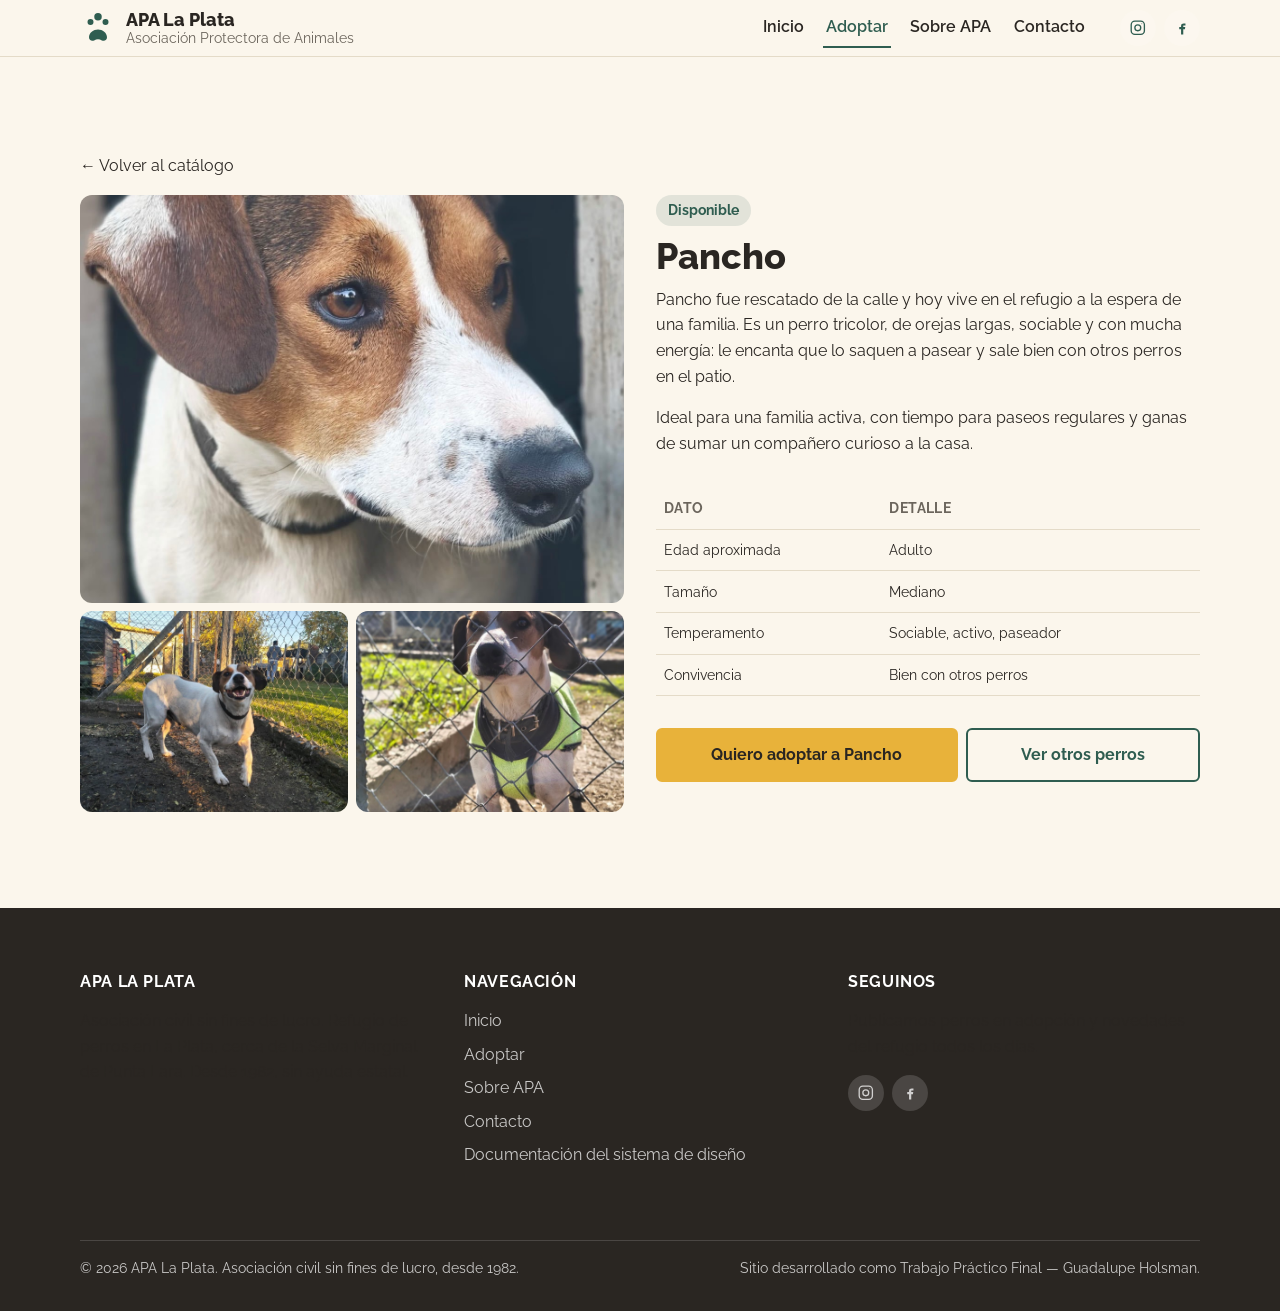
<file: animal.html>
<!DOCTYPE html>
<html lang="es">
<head>
<meta charset="UTF-8">
<meta name="viewport" content="width=device-width, initial-scale=1.0">
<title>Pancho — APA La Plata</title>
<meta name="description" content="Conocé a Pancho, uno de los perros disponibles para adopción en APA La Plata.">
<link rel="preconnect" href="https://fonts.googleapis.com">
<link rel="preconnect" href="https://fonts.gstatic.com" crossorigin>
<link href="https://fonts.googleapis.com/css2?family=Raleway:wght@400;600;700;800&display=swap" rel="stylesheet">
<link rel="stylesheet" href="css/styles.css">
<noscript><style>.reveal{opacity:1!important;transform:none!important;}</style></noscript>
</head>
<body>
<div class="pagina">

<header class="encabezado-principal">
  <div class="contenedor encabezado-principal__barra">
    <a href="index.html" class="marca">
      <svg class="marca__icono" viewBox="0 0 24 24" fill="currentColor" aria-hidden="true">
        <path d="M12 2a2.5 2.5 0 0 1 2.5 2.5A2.5 2.5 0 0 1 12 7a2.5 2.5 0 0 1-2.5-2.5A2.5 2.5 0 0 1 12 2zM7 6a2 2 0 1 1 0 4 2 2 0 0 1 0-4zM17 6a2 2 0 1 1 0 4 2 2 0 0 1 0-4zM12 13c3 0 6 2.2 6 5.2 0 1.8-1.6 2.8-3.4 2.1a4.8 4.8 0 0 0-5.2 0C7.6 21 6 20 6 18.2 6 15.2 9 13 12 13z"/>
      </svg>
      <span class="marca__texto">
        <span class="marca__nombre">APA La Plata</span>
        <span class="marca__lugar">Asociación Protectora de Animales</span>
      </span>
    </a>

    <button class="nav-toggle" id="nav-toggle" aria-expanded="false" aria-controls="nav-principal">
      <svg class="nav-toggle__icono" viewBox="0 0 24 24" fill="none" stroke="currentColor" stroke-width="2" stroke-linecap="round" aria-hidden="true">
        <line x1="4" y1="7" x2="20" y2="7"></line>
        <line x1="4" y1="12" x2="20" y2="12"></line>
        <line x1="4" y1="17" x2="20" y2="17"></line>
      </svg>
      Menú
    </button>

    <nav class="nav-principal" id="nav-principal" aria-label="Navegación principal">
      <ul class="nav-principal__lista">
        <li><a class="nav-principal__enlace" href="index.html">Inicio</a></li>
        <li><a class="nav-principal__enlace" href="adopcion.html" aria-current="page">Adoptar</a></li>
        <li><a class="nav-principal__enlace" href="index.html#sobre">Sobre APA</a></li>
        <li><a class="nav-principal__enlace" href="contacto.html">Contacto</a></li>
      </ul>
      <div class="nav-principal__redes">
        <a class="icono-red" href="https://www.instagram.com/apa.perritosenadopcion/" target="_blank" rel="noopener" aria-label="APA La Plata en Instagram">
          <svg viewBox="0 0 24 24" fill="none" stroke="currentColor" stroke-width="1.8" aria-hidden="true"><rect x="3" y="3" width="18" height="18" rx="5"></rect><circle cx="12" cy="12" r="4"></circle><circle cx="17.5" cy="6.5" r="0.6" fill="currentColor" stroke="none"></circle></svg>
        </a>
        <a class="icono-red" href="https://www.facebook.com/" target="_blank" rel="noopener" aria-label="APA La Plata en Facebook">
          <svg viewBox="0 0 24 24" fill="currentColor" aria-hidden="true"><path d="M14 9.6V11h2.7l-.4 3H14v7h-3v-7H8.5v-3H11V9.4C11 7 12.6 6 14.7 6H17v3h-2.4c-.4 0-.6.2-.6.6z"></path></svg>
        </a>
      </div>
    </nav>
  </div>
</header>

<main>
  <section class="contenedor">
    <p><a href="adopcion.html">&larr; Volver al catálogo</a></p>

    <article class="detalle-animal reveal">
      <div class="detalle-animal__imagen">
        <div class="imagen-animal">
          <img src="img/perros/pancho-1.jpg" alt="Pancho, perro tricolor de orejas largas, mirando a cámara">
        </div>
        <div class="detalle-animal__galeria">
          <div class="imagen-animal">
            <img src="img/perros/pancho-2.jpg" alt="Pancho corriendo y jugando en el patio del refugio">
          </div>
          <div class="imagen-animal">
            <img src="img/perros/pancho-3.jpg" alt="Pancho junto al alambrado del refugio, con su arnés verde">
          </div>
        </div>
      </div>

      <div>
        <div class="detalle-animal__meta">
          <span class="etiqueta-estado etiqueta-estado_disponible">Disponible</span>
        </div>
        <h1>Pancho</h1>
        <p>Pancho fue rescatado de la calle y hoy vive en el refugio a la espera de una familia. Es un perro tricolor, de orejas largas, sociable y con mucha energía: le encanta que lo saquen a pasear y sale bien con otros perros en el patio.</p>
        <p>Ideal para una familia activa, con tiempo para paseos regulares y ganas de sumar un compañero curioso a la casa.</p>

        <div class="detalle-animal__ficha">
          <table class="tabla-info">
            <thead>
              <tr><th>Dato</th><th>Detalle</th></tr>
            </thead>
            <tbody>
              <tr><td>Edad aproximada</td><td>Adulto</td></tr>
              <tr><td>Tamaño</td><td>Mediano</td></tr>
              <tr><td>Temperamento</td><td>Sociable, activo, paseador</td></tr>
              <tr><td>Convivencia</td><td>Bien con otros perros</td></tr>
            </tbody>
          </table>
        </div>

        <div class="tarjeta-animal__acciones" style="margin-top: var(--espacio-md);">
          <a href="contacto.html" class="btn btn-primario">Quiero adoptar a Pancho</a>
          <a href="adopcion.html" class="btn btn-secundario">Ver otros perros</a>
        </div>
      </div>
    </article>
  </section>
</main>

<footer class="pie-pagina">
  <div class="contenedor">
    <div class="pie-pagina__grid">
      <div>
        <h2 class="pie-pagina__titulo">APA La Plata</h2>
        <p>Asociación civil sin fines de lucro. Refugio de perros en La Plata, cerca de la Selva Marginal de Punta Lara. Desde 1982, sin ayuda estatal.</p>
      </div>
      <div>
        <h2 class="pie-pagina__titulo">Navegación</h2>
        <ul class="pie-pagina__lista">
          <li><a href="index.html">Inicio</a></li>
          <li><a href="adopcion.html">Adoptar</a></li>
          <li><a href="index.html#sobre">Sobre APA</a></li>
          <li><a href="contacto.html">Contacto</a></li>
          <li><a href="sistema.html">Documentación del sistema de diseño</a></li>
        </ul>
      </div>
      <div>
        <h2 class="pie-pagina__titulo">Seguinos</h2>
        <p>Publicamos perros en adopción y novedades del refugio todos los días.</p>
        <div class="pie-pagina__redes">
          <a class="icono-red" href="https://www.instagram.com/apa.perritosenadopcion/" target="_blank" rel="noopener" aria-label="APA La Plata en Instagram">
            <svg viewBox="0 0 24 24" fill="none" stroke="currentColor" stroke-width="1.8" aria-hidden="true"><rect x="3" y="3" width="18" height="18" rx="5"></rect><circle cx="12" cy="12" r="4"></circle><circle cx="17.5" cy="6.5" r="0.6" fill="currentColor" stroke="none"></circle></svg>
          </a>
          <a class="icono-red" href="https://www.facebook.com/" target="_blank" rel="noopener" aria-label="APA La Plata en Facebook">
            <svg viewBox="0 0 24 24" fill="currentColor" aria-hidden="true"><path d="M14 9.6V11h2.7l-.4 3H14v7h-3v-7H8.5v-3H11V9.4C11 7 12.6 6 14.7 6H17v3h-2.4c-.4 0-.6.2-.6.6z"></path></svg>
          </a>
        </div>
      </div>
    </div>
    <div class="pie-pagina__base">
      <span>© 2026 APA La Plata. Asociación civil sin fines de lucro, desde 1982.</span>
      <span>Sitio desarrollado como Trabajo Práctico Final — Guadalupe Holsman.</span>
    </div>
  </div>
</footer>

</div>
<script src="js/main.js"></script>
</body>
</html>
</file>
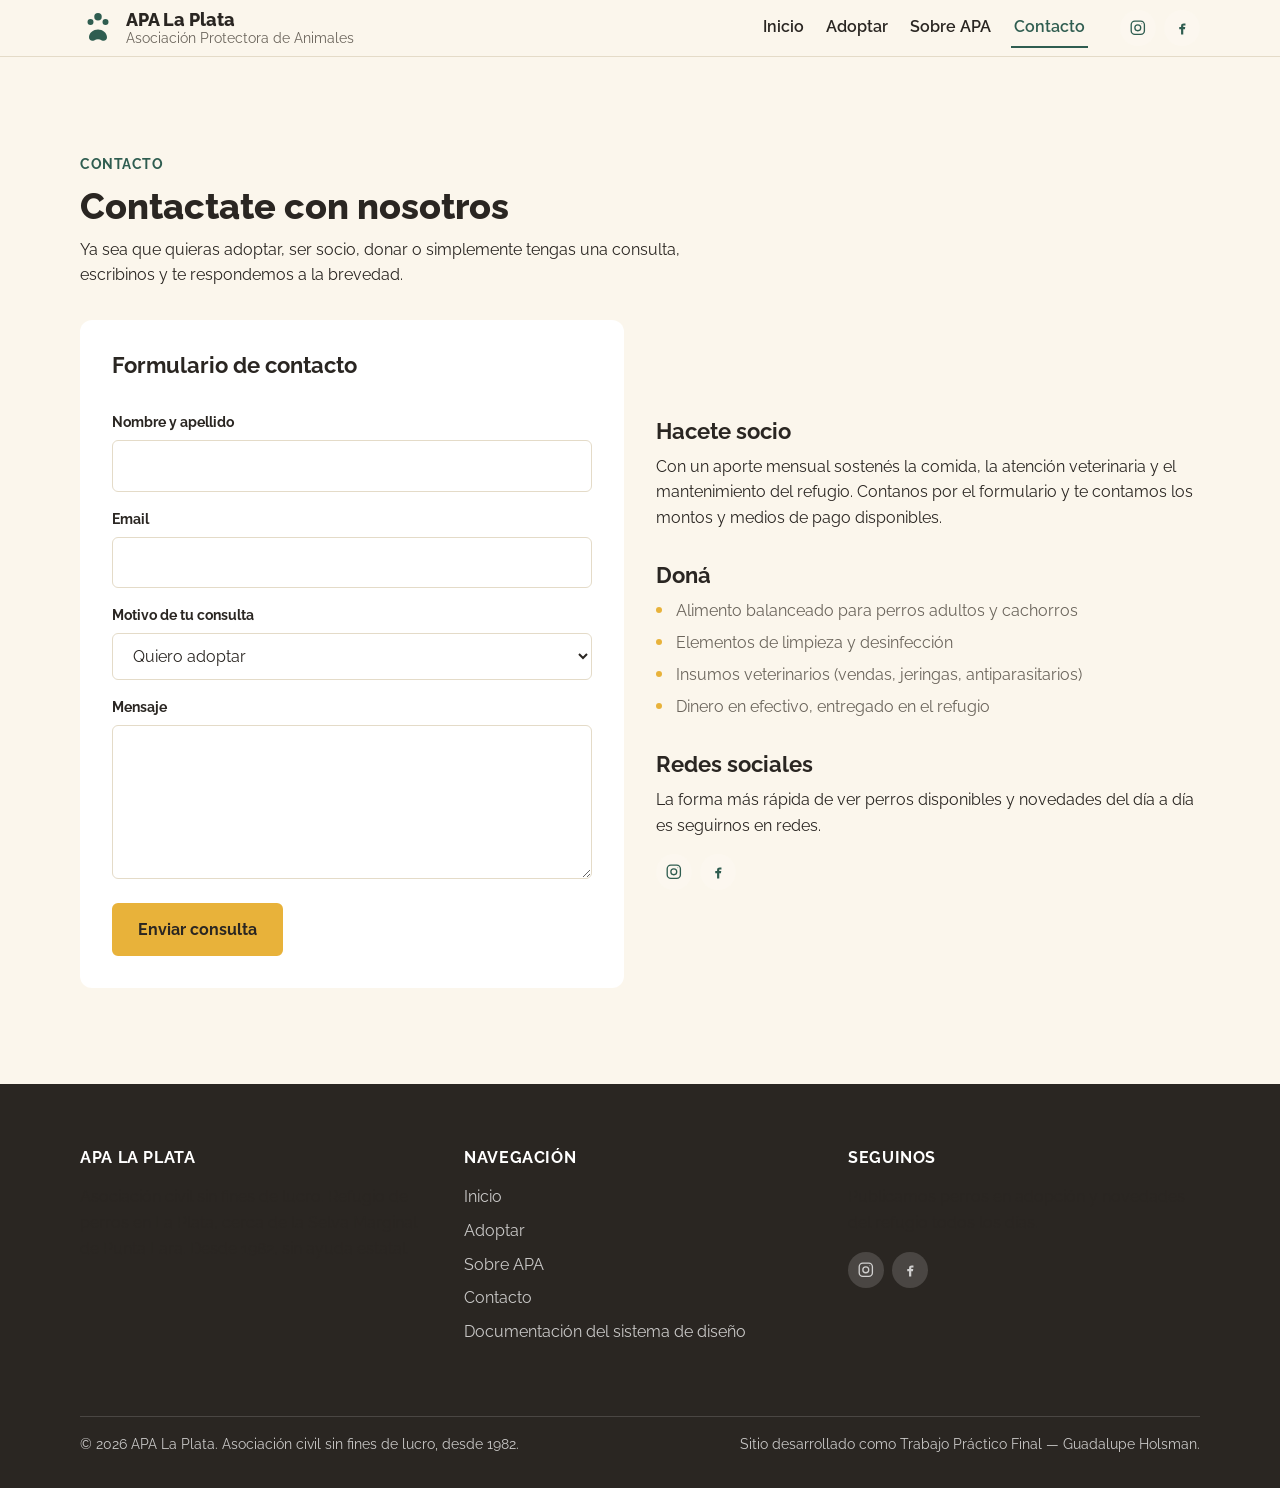
<file: contacto.html>
<!DOCTYPE html>
<html lang="es">
<head>
<meta charset="UTF-8">
<meta name="viewport" content="width=device-width, initial-scale=1.0">
<title>Contacto y cómo colaborar — APA La Plata</title>
<meta name="description" content="Contactate con APA La Plata para adoptar, ser socio o donar. También podés escribirnos por Instagram o Facebook.">
<link rel="preconnect" href="https://fonts.googleapis.com">
<link rel="preconnect" href="https://fonts.gstatic.com" crossorigin>
<link href="https://fonts.googleapis.com/css2?family=Raleway:wght@400;600;700;800&display=swap" rel="stylesheet">
<link rel="stylesheet" href="css/styles.css">
<noscript><style>.reveal{opacity:1!important;transform:none!important;}</style></noscript>
</head>
<body>
<div class="pagina">

<header class="encabezado-principal">
  <div class="contenedor encabezado-principal__barra">
    <a href="index.html" class="marca">
      <svg class="marca__icono" viewBox="0 0 24 24" fill="currentColor" aria-hidden="true">
        <path d="M12 2a2.5 2.5 0 0 1 2.5 2.5A2.5 2.5 0 0 1 12 7a2.5 2.5 0 0 1-2.5-2.5A2.5 2.5 0 0 1 12 2zM7 6a2 2 0 1 1 0 4 2 2 0 0 1 0-4zM17 6a2 2 0 1 1 0 4 2 2 0 0 1 0-4zM12 13c3 0 6 2.2 6 5.2 0 1.8-1.6 2.8-3.4 2.1a4.8 4.8 0 0 0-5.2 0C7.6 21 6 20 6 18.2 6 15.2 9 13 12 13z"/>
      </svg>
      <span class="marca__texto">
        <span class="marca__nombre">APA La Plata</span>
        <span class="marca__lugar">Asociación Protectora de Animales</span>
      </span>
    </a>

    <button class="nav-toggle" id="nav-toggle" aria-expanded="false" aria-controls="nav-principal">
      <svg class="nav-toggle__icono" viewBox="0 0 24 24" fill="none" stroke="currentColor" stroke-width="2" stroke-linecap="round" aria-hidden="true">
        <line x1="4" y1="7" x2="20" y2="7"></line>
        <line x1="4" y1="12" x2="20" y2="12"></line>
        <line x1="4" y1="17" x2="20" y2="17"></line>
      </svg>
      Menú
    </button>

    <nav class="nav-principal" id="nav-principal" aria-label="Navegación principal">
      <ul class="nav-principal__lista">
        <li><a class="nav-principal__enlace" href="index.html">Inicio</a></li>
        <li><a class="nav-principal__enlace" href="adopcion.html">Adoptar</a></li>
        <li><a class="nav-principal__enlace" href="index.html#sobre">Sobre APA</a></li>
        <li><a class="nav-principal__enlace" href="contacto.html" aria-current="page">Contacto</a></li>
      </ul>
      <div class="nav-principal__redes">
        <a class="icono-red" href="https://www.instagram.com/apa.perritosenadopcion/" target="_blank" rel="noopener" aria-label="APA La Plata en Instagram">
          <svg viewBox="0 0 24 24" fill="none" stroke="currentColor" stroke-width="1.8" aria-hidden="true"><rect x="3" y="3" width="18" height="18" rx="5"></rect><circle cx="12" cy="12" r="4"></circle><circle cx="17.5" cy="6.5" r="0.6" fill="currentColor" stroke="none"></circle></svg>
        </a>
        <a class="icono-red" href="https://www.facebook.com/" target="_blank" rel="noopener" aria-label="APA La Plata en Facebook">
          <svg viewBox="0 0 24 24" fill="currentColor" aria-hidden="true"><path d="M14 9.6V11h2.7l-.4 3H14v7h-3v-7H8.5v-3H11V9.4C11 7 12.6 6 14.7 6H17v3h-2.4c-.4 0-.6.2-.6.6z"></path></svg>
        </a>
      </div>
    </nav>
  </div>
</header>

<main>
  <section class="contenedor">
    <div class="seccion__encabezado reveal">
      <p class="seccion__kicker">Contacto</p>
      <h1>Contactate con nosotros</h1>
      <p>Ya sea que quieras adoptar, ser socio, donar o simplemente tengas una consulta, escribinos y te respondemos a la brevedad.</p>
    </div>

    <div class="grid-dos-columnas">
      <form class="formulario-contacto reveal" novalidate>
        <h2 style="font-size: var(--tipo-grande); margin-bottom: var(--espacio-sm);">Formulario de contacto</h2>

        <div class="campo">
          <label class="campo__etiqueta" for="nombre">Nombre y apellido</label>
          <input class="campo-texto" type="text" id="nombre" name="nombre" required>
        </div>

        <div class="campo">
          <label class="campo__etiqueta" for="email">Email</label>
          <input class="campo-texto" type="email" id="email" name="email" required>
        </div>

        <div class="campo">
          <label class="campo__etiqueta" for="motivo">Motivo de tu consulta</label>
          <select class="campo-texto" id="motivo" name="motivo">
            <option value="adopcion">Quiero adoptar</option>
            <option value="socio">Quiero ser socio</option>
            <option value="donacion">Quiero donar</option>
            <option value="otro">Otra consulta</option>
          </select>
        </div>

        <div class="campo">
          <label class="campo__etiqueta" for="mensaje">Mensaje</label>
          <textarea class="campo-texto" id="mensaje" name="mensaje" rows="5" required></textarea>
        </div>

        <button type="submit" class="btn btn-primario formulario-contacto__enviar">Enviar consulta</button>
      </form>

      <div>
        <article class="reveal reveal--retraso-1" style="margin-bottom: var(--espacio-md);">
          <h2>Hacete socio</h2>
          <p>Con un aporte mensual sostenés la comida, la atención veterinaria y el mantenimiento del refugio. Contanos por el formulario y te contamos los montos y medios de pago disponibles.</p>
        </article>

        <article class="reveal reveal--retraso-2" style="margin-bottom: var(--espacio-md);">
          <h2>Doná</h2>
          <ul class="lista-simple">
            <li>Alimento balanceado para perros adultos y cachorros</li>
            <li>Elementos de limpieza y desinfección</li>
            <li>Insumos veterinarios (vendas, jeringas, antiparasitarios)</li>
            <li>Dinero en efectivo, entregado en el refugio</li>
          </ul>
        </article>

        <article>
          <h2>Redes sociales</h2>
          <p>La forma más rápida de ver perros disponibles y novedades del día a día es seguirnos en redes.</p>
          <div class="pie-pagina__redes" style="color: var(--color-secundario);">
            <a class="icono-red" href="https://www.instagram.com/apa.perritosenadopcion/" target="_blank" rel="noopener" aria-label="APA La Plata en Instagram">
              <svg viewBox="0 0 24 24" fill="none" stroke="currentColor" stroke-width="1.8" aria-hidden="true"><rect x="3" y="3" width="18" height="18" rx="5"></rect><circle cx="12" cy="12" r="4"></circle><circle cx="17.5" cy="6.5" r="0.6" fill="currentColor" stroke="none"></circle></svg>
            </a>
            <a class="icono-red" href="https://www.facebook.com/" target="_blank" rel="noopener" aria-label="APA La Plata en Facebook">
              <svg viewBox="0 0 24 24" fill="currentColor" aria-hidden="true"><path d="M14 9.6V11h2.7l-.4 3H14v7h-3v-7H8.5v-3H11V9.4C11 7 12.6 6 14.7 6H17v3h-2.4c-.4 0-.6.2-.6.6z"></path></svg>
            </a>
          </div>
        </article>
      </div>
    </div>
  </section>
</main>

<footer class="pie-pagina">
  <div class="contenedor">
    <div class="pie-pagina__grid">
      <div>
        <h2 class="pie-pagina__titulo">APA La Plata</h2>
        <p>Asociación civil sin fines de lucro. Refugio de perros en La Plata, cerca de la Selva Marginal de Punta Lara. Desde 1982, sin ayuda estatal.</p>
      </div>
      <div>
        <h2 class="pie-pagina__titulo">Navegación</h2>
        <ul class="pie-pagina__lista">
          <li><a href="index.html">Inicio</a></li>
          <li><a href="adopcion.html">Adoptar</a></li>
          <li><a href="index.html#sobre">Sobre APA</a></li>
          <li><a href="contacto.html">Contacto</a></li>
          <li><a href="sistema.html">Documentación del sistema de diseño</a></li>
        </ul>
      </div>
      <div>
        <h2 class="pie-pagina__titulo">Seguinos</h2>
        <p>Publicamos perros en adopción y novedades del refugio todos los días.</p>
        <div class="pie-pagina__redes">
          <a class="icono-red" href="https://www.instagram.com/apa.perritosenadopcion/" target="_blank" rel="noopener" aria-label="APA La Plata en Instagram">
            <svg viewBox="0 0 24 24" fill="none" stroke="currentColor" stroke-width="1.8" aria-hidden="true"><rect x="3" y="3" width="18" height="18" rx="5"></rect><circle cx="12" cy="12" r="4"></circle><circle cx="17.5" cy="6.5" r="0.6" fill="currentColor" stroke="none"></circle></svg>
          </a>
          <a class="icono-red" href="https://www.facebook.com/" target="_blank" rel="noopener" aria-label="APA La Plata en Facebook">
            <svg viewBox="0 0 24 24" fill="currentColor" aria-hidden="true"><path d="M14 9.6V11h2.7l-.4 3H14v7h-3v-7H8.5v-3H11V9.4C11 7 12.6 6 14.7 6H17v3h-2.4c-.4 0-.6.2-.6.6z"></path></svg>
          </a>
        </div>
      </div>
    </div>
    <div class="pie-pagina__base">
      <span>© 2026 APA La Plata. Asociación civil sin fines de lucro, desde 1982.</span>
      <span>Sitio desarrollado como Trabajo Práctico Final — Guadalupe Holsman.</span>
    </div>
  </div>
</footer>

</div>
<script src="js/main.js"></script>
</body>
</html>
</file>
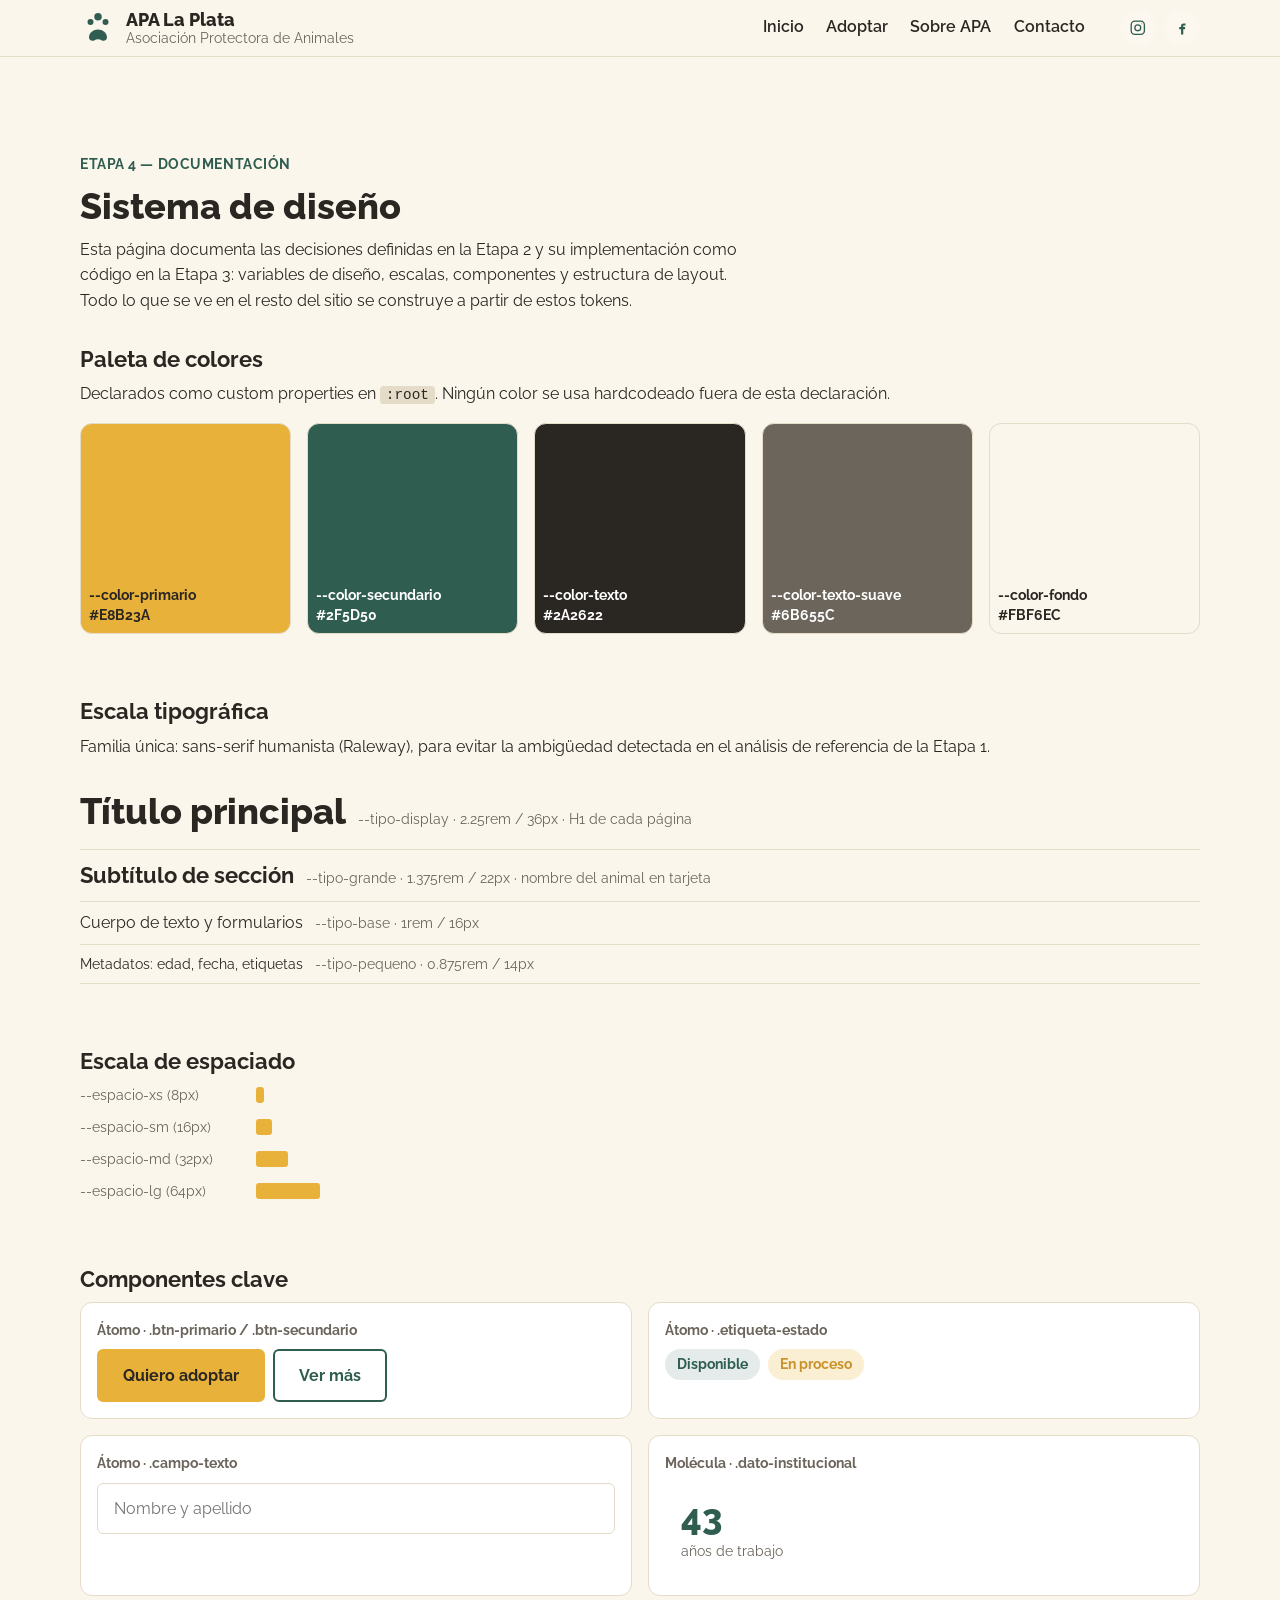
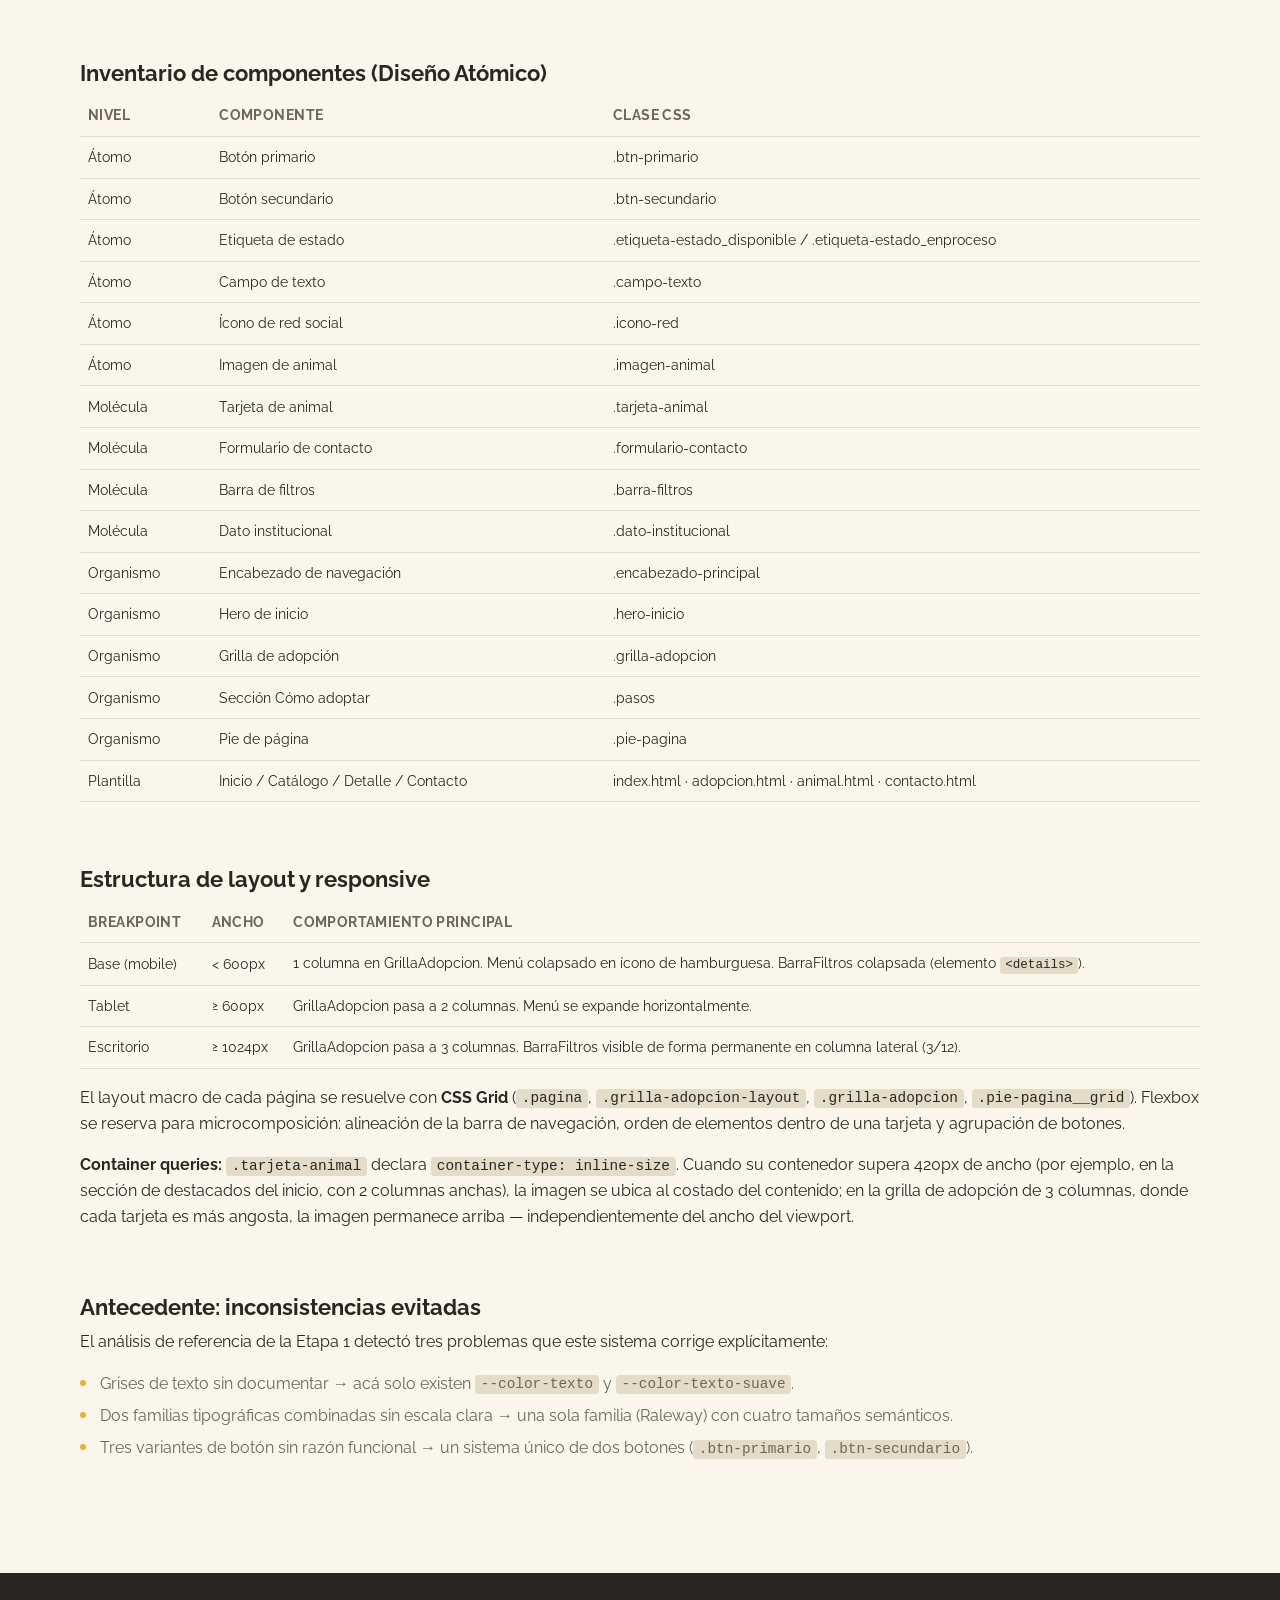
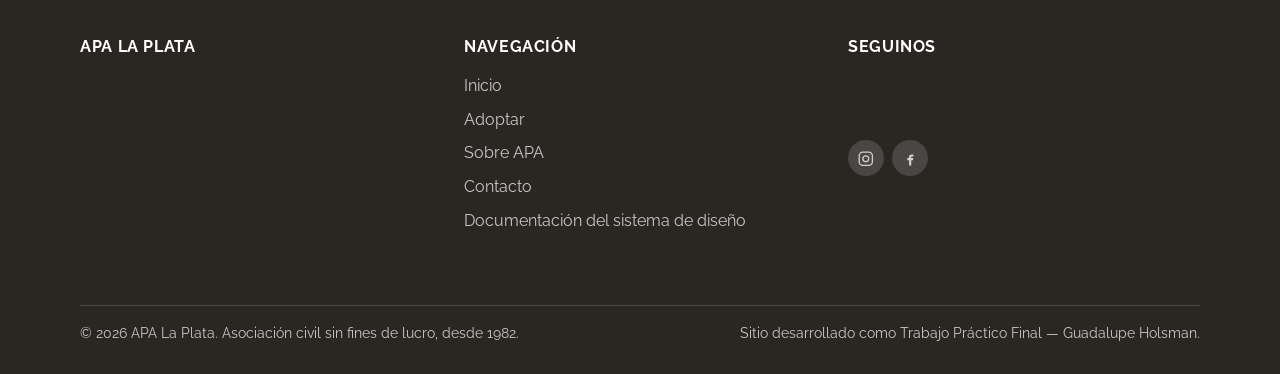
<file: sistema.html>
<!DOCTYPE html>
<html lang="es">
<head>
<meta charset="UTF-8">
<meta name="viewport" content="width=device-width, initial-scale=1.0">
<title>Documentación del sistema de diseño — APA La Plata</title>
<meta name="description" content="Sistema de diseño de APA La Plata: paleta de colores, escala tipográfica, escala de espaciado, inventario de componentes y estructura de layout.">
<link rel="preconnect" href="https://fonts.googleapis.com">
<link rel="preconnect" href="https://fonts.gstatic.com" crossorigin>
<link href="https://fonts.googleapis.com/css2?family=Raleway:wght@400;600;700;800&display=swap" rel="stylesheet">
<link rel="stylesheet" href="css/styles.css">
<noscript><style>.reveal{opacity:1!important;transform:none!important;}</style></noscript>
</head>
<body>
<div class="pagina">

<header class="encabezado-principal">
  <div class="contenedor encabezado-principal__barra">
    <a href="index.html" class="marca">
      <svg class="marca__icono" viewBox="0 0 24 24" fill="currentColor" aria-hidden="true">
        <path d="M12 2a2.5 2.5 0 0 1 2.5 2.5A2.5 2.5 0 0 1 12 7a2.5 2.5 0 0 1-2.5-2.5A2.5 2.5 0 0 1 12 2zM7 6a2 2 0 1 1 0 4 2 2 0 0 1 0-4zM17 6a2 2 0 1 1 0 4 2 2 0 0 1 0-4zM12 13c3 0 6 2.2 6 5.2 0 1.8-1.6 2.8-3.4 2.1a4.8 4.8 0 0 0-5.2 0C7.6 21 6 20 6 18.2 6 15.2 9 13 12 13z"/>
      </svg>
      <span class="marca__texto">
        <span class="marca__nombre">APA La Plata</span>
        <span class="marca__lugar">Asociación Protectora de Animales</span>
      </span>
    </a>

    <button class="nav-toggle" id="nav-toggle" aria-expanded="false" aria-controls="nav-principal">
      <svg class="nav-toggle__icono" viewBox="0 0 24 24" fill="none" stroke="currentColor" stroke-width="2" stroke-linecap="round" aria-hidden="true">
        <line x1="4" y1="7" x2="20" y2="7"></line>
        <line x1="4" y1="12" x2="20" y2="12"></line>
        <line x1="4" y1="17" x2="20" y2="17"></line>
      </svg>
      Menú
    </button>

    <nav class="nav-principal" id="nav-principal" aria-label="Navegación principal">
      <ul class="nav-principal__lista">
        <li><a class="nav-principal__enlace" href="index.html">Inicio</a></li>
        <li><a class="nav-principal__enlace" href="adopcion.html">Adoptar</a></li>
        <li><a class="nav-principal__enlace" href="index.html#sobre">Sobre APA</a></li>
        <li><a class="nav-principal__enlace" href="contacto.html">Contacto</a></li>
      </ul>
      <div class="nav-principal__redes">
        <a class="icono-red" href="https://www.instagram.com/apa.perritosenadopcion/" target="_blank" rel="noopener" aria-label="APA La Plata en Instagram">
          <svg viewBox="0 0 24 24" fill="none" stroke="currentColor" stroke-width="1.8" aria-hidden="true"><rect x="3" y="3" width="18" height="18" rx="5"></rect><circle cx="12" cy="12" r="4"></circle><circle cx="17.5" cy="6.5" r="0.6" fill="currentColor" stroke="none"></circle></svg>
        </a>
        <a class="icono-red" href="https://www.facebook.com/" target="_blank" rel="noopener" aria-label="APA La Plata en Facebook">
          <svg viewBox="0 0 24 24" fill="currentColor" aria-hidden="true"><path d="M14 9.6V11h2.7l-.4 3H14v7h-3v-7H8.5v-3H11V9.4C11 7 12.6 6 14.7 6H17v3h-2.4c-.4 0-.6.2-.6.6z"></path></svg>
        </a>
      </div>
    </nav>
  </div>
</header>

<main>
  <section class="contenedor">
    <div class="seccion__encabezado reveal">
      <p class="seccion__kicker">Etapa 4 — Documentación</p>
      <h1>Sistema de diseño</h1>
      <p>Esta página documenta las decisiones definidas en la Etapa 2 y su implementación como código en la Etapa 3: variables de diseño, escalas, componentes y estructura de layout. Todo lo que se ve en el resto del sitio se construye a partir de estos tokens.</p>
    </div>

    <!-- Colores -->
    <section aria-labelledby="titulo-colores" style="margin-bottom: var(--espacio-lg);">
      <h2 id="titulo-colores">Paleta de colores</h2>
      <p>Declarados como custom properties en <code>:root</code>. Ningún color se usa hardcodeado fuera de esta declaración.</p>
      <div class="grilla-muestras">
        <div class="muestra-color" style="background-color: var(--color-primario); color: var(--color-texto);">
          --color-primario<br>#E8B23A
        </div>
        <div class="muestra-color" style="background-color: var(--color-secundario); color: var(--color-texto-inverso);">
          --color-secundario<br>#2F5D50
        </div>
        <div class="muestra-color" style="background-color: var(--color-texto); color: var(--color-texto-inverso);">
          --color-texto<br>#2A2622
        </div>
        <div class="muestra-color" style="background-color: var(--color-texto-suave); color: var(--color-texto-inverso);">
          --color-texto-suave<br>#6B655C
        </div>
        <div class="muestra-color" style="background-color: var(--color-fondo); color: var(--color-texto);">
          --color-fondo<br>#FBF6EC
        </div>
      </div>
    </section>

    <!-- Tipografía -->
    <section aria-labelledby="titulo-tipografia" style="margin-bottom: var(--espacio-lg);">
      <h2 id="titulo-tipografia">Escala tipográfica</h2>
      <p>Familia única: sans-serif humanista (Raleway), para evitar la ambigüedad detectada en el análisis de referencia de la Etapa 1.</p>

      <div class="muestra-tipografia">
        <span style="font-size: var(--tipo-display); font-weight: 800;">Título principal</span>
        <small>--tipo-display · 2.25rem / 36px · H1 de cada página</small>
      </div>
      <div class="muestra-tipografia">
        <span style="font-size: var(--tipo-grande); font-weight: 700;">Subtítulo de sección</span>
        <small>--tipo-grande · 1.375rem / 22px · nombre del animal en tarjeta</small>
      </div>
      <div class="muestra-tipografia">
        <span style="font-size: var(--tipo-base);">Cuerpo de texto y formularios</span>
        <small>--tipo-base · 1rem / 16px</small>
      </div>
      <div class="muestra-tipografia">
        <span style="font-size: var(--tipo-pequeno);">Metadatos: edad, fecha, etiquetas</span>
        <small>--tipo-pequeno · 0.875rem / 14px</small>
      </div>
    </section>

    <!-- Espaciado -->
    <section aria-labelledby="titulo-espaciado" style="margin-bottom: var(--espacio-lg);">
      <h2 id="titulo-espaciado">Escala de espaciado</h2>
      <div class="muestra-espaciado">
        <span class="muestra-espaciado__etiqueta">--espacio-xs (8px)</span>
        <div class="muestra-espaciado__barra" style="width: var(--espacio-xs);"></div>
      </div>
      <div class="muestra-espaciado">
        <span class="muestra-espaciado__etiqueta">--espacio-sm (16px)</span>
        <div class="muestra-espaciado__barra" style="width: var(--espacio-sm);"></div>
      </div>
      <div class="muestra-espaciado">
        <span class="muestra-espaciado__etiqueta">--espacio-md (32px)</span>
        <div class="muestra-espaciado__barra" style="width: var(--espacio-md);"></div>
      </div>
      <div class="muestra-espaciado">
        <span class="muestra-espaciado__etiqueta">--espacio-lg (64px)</span>
        <div class="muestra-espaciado__barra" style="width: var(--espacio-lg);"></div>
      </div>
    </section>

    <!-- Componentes -->
    <section aria-labelledby="titulo-componentes" style="margin-bottom: var(--espacio-lg);">
      <h2 id="titulo-componentes">Componentes clave</h2>
      <div class="grilla-componentes">
        <div class="muestra-componente">
          <p class="muestra-componente__titulo">Átomo · .btn-primario / .btn-secundario</p>
          <div style="display:flex; gap: var(--espacio-xs); flex-wrap: wrap;">
            <span class="btn btn-primario">Quiero adoptar</span>
            <span class="btn btn-secundario">Ver más</span>
          </div>
        </div>
        <div class="muestra-componente">
          <p class="muestra-componente__titulo">Átomo · .etiqueta-estado</p>
          <div style="display:flex; gap: var(--espacio-xs); flex-wrap: wrap;">
            <span class="etiqueta-estado etiqueta-estado_disponible">Disponible</span>
            <span class="etiqueta-estado etiqueta-estado_enproceso">En proceso</span>
          </div>
        </div>
        <div class="muestra-componente">
          <p class="muestra-componente__titulo">Átomo · .campo-texto</p>
          <input class="campo-texto" type="text" placeholder="Nombre y apellido" style="width:100%;">
        </div>
        <div class="muestra-componente">
          <p class="muestra-componente__titulo">Molécula · .dato-institucional</p>
          <div class="dato-institucional" style="width:100%;">
            <span class="dato-institucional__numero">43</span>
            <span class="dato-institucional__etiqueta">años de trabajo</span>
          </div>
        </div>
      </div>
    </section>

    <!-- Nomenclatura -->
    <section aria-labelledby="titulo-nomenclatura" style="margin-bottom: var(--espacio-lg);">
      <h2 id="titulo-nomenclatura">Inventario de componentes (Diseño Atómico)</h2>
      <table class="tabla-info">
        <thead>
          <tr><th>Nivel</th><th>Componente</th><th>Clase CSS</th></tr>
        </thead>
        <tbody>
          <tr><td>Átomo</td><td>Botón primario</td><td>.btn-primario</td></tr>
          <tr><td>Átomo</td><td>Botón secundario</td><td>.btn-secundario</td></tr>
          <tr><td>Átomo</td><td>Etiqueta de estado</td><td>.etiqueta-estado_disponible / .etiqueta-estado_enproceso</td></tr>
          <tr><td>Átomo</td><td>Campo de texto</td><td>.campo-texto</td></tr>
          <tr><td>Átomo</td><td>Ícono de red social</td><td>.icono-red</td></tr>
          <tr><td>Átomo</td><td>Imagen de animal</td><td>.imagen-animal</td></tr>
          <tr><td>Molécula</td><td>Tarjeta de animal</td><td>.tarjeta-animal</td></tr>
          <tr><td>Molécula</td><td>Formulario de contacto</td><td>.formulario-contacto</td></tr>
          <tr><td>Molécula</td><td>Barra de filtros</td><td>.barra-filtros</td></tr>
          <tr><td>Molécula</td><td>Dato institucional</td><td>.dato-institucional</td></tr>
          <tr><td>Organismo</td><td>Encabezado de navegación</td><td>.encabezado-principal</td></tr>
          <tr><td>Organismo</td><td>Hero de inicio</td><td>.hero-inicio</td></tr>
          <tr><td>Organismo</td><td>Grilla de adopción</td><td>.grilla-adopcion</td></tr>
          <tr><td>Organismo</td><td>Sección Cómo adoptar</td><td>.pasos</td></tr>
          <tr><td>Organismo</td><td>Pie de página</td><td>.pie-pagina</td></tr>
          <tr><td>Plantilla</td><td>Inicio / Catálogo / Detalle / Contacto</td><td>index.html · adopcion.html · animal.html · contacto.html</td></tr>
        </tbody>
      </table>
    </section>

    <!-- Layout y responsive -->
    <section aria-labelledby="titulo-layout" style="margin-bottom: var(--espacio-lg);">
      <h2 id="titulo-layout">Estructura de layout y responsive</h2>
      <table class="tabla-info">
        <thead>
          <tr><th>Breakpoint</th><th>Ancho</th><th>Comportamiento principal</th></tr>
        </thead>
        <tbody>
          <tr><td>Base (mobile)</td><td>&lt; 600px</td><td>1 columna en GrillaAdopcion. Menú colapsado en ícono de hamburguesa. BarraFiltros colapsada (elemento <code>&lt;details&gt;</code>).</td></tr>
          <tr><td>Tablet</td><td>&ge; 600px</td><td>GrillaAdopcion pasa a 2 columnas. Menú se expande horizontalmente.</td></tr>
          <tr><td>Escritorio</td><td>&ge; 1024px</td><td>GrillaAdopcion pasa a 3 columnas. BarraFiltros visible de forma permanente en columna lateral (3/12).</td></tr>
        </tbody>
      </table>
      <p style="margin-top: var(--espacio-sm);">El layout macro de cada página se resuelve con <strong>CSS Grid</strong> (<code>.pagina</code>, <code>.grilla-adopcion-layout</code>, <code>.grilla-adopcion</code>, <code>.pie-pagina__grid</code>). Flexbox se reserva para microcomposición: alineación de la barra de navegación, orden de elementos dentro de una tarjeta y agrupación de botones.</p>
      <p><strong>Container queries:</strong> <code>.tarjeta-animal</code> declara <code>container-type: inline-size</code>. Cuando su contenedor supera 420px de ancho (por ejemplo, en la sección de destacados del inicio, con 2 columnas anchas), la imagen se ubica al costado del contenido; en la grilla de adopción de 3 columnas, donde cada tarjeta es más angosta, la imagen permanece arriba — independientemente del ancho del viewport.</p>
    </section>

    <!-- Antecedente -->
    <section aria-labelledby="titulo-antecedente">
      <h2 id="titulo-antecedente">Antecedente: inconsistencias evitadas</h2>
      <p>El análisis de referencia de la Etapa 1 detectó tres problemas que este sistema corrige explícitamente:</p>
      <ul class="lista-simple">
        <li>Grises de texto sin documentar → acá solo existen <code>--color-texto</code> y <code>--color-texto-suave</code>.</li>
        <li>Dos familias tipográficas combinadas sin escala clara → una sola familia (Raleway) con cuatro tamaños semánticos.</li>
        <li>Tres variantes de botón sin razón funcional → un sistema único de dos botones (<code>.btn-primario</code>, <code>.btn-secundario</code>).</li>
      </ul>
    </section>
  </section>
</main>

<footer class="pie-pagina">
  <div class="contenedor">
    <div class="pie-pagina__grid">
      <div>
        <h2 class="pie-pagina__titulo">APA La Plata</h2>
        <p>Asociación civil sin fines de lucro. Refugio de perros en La Plata, cerca de la Selva Marginal de Punta Lara. Desde 1982, sin ayuda estatal.</p>
      </div>
      <div>
        <h2 class="pie-pagina__titulo">Navegación</h2>
        <ul class="pie-pagina__lista">
          <li><a href="index.html">Inicio</a></li>
          <li><a href="adopcion.html">Adoptar</a></li>
          <li><a href="index.html#sobre">Sobre APA</a></li>
          <li><a href="contacto.html">Contacto</a></li>
          <li><a href="sistema.html" aria-current="page">Documentación del sistema de diseño</a></li>
        </ul>
      </div>
      <div>
        <h2 class="pie-pagina__titulo">Seguinos</h2>
        <p>Publicamos perros en adopción y novedades del refugio todos los días.</p>
        <div class="pie-pagina__redes">
          <a class="icono-red" href="https://www.instagram.com/apa.perritosenadopcion/" target="_blank" rel="noopener" aria-label="APA La Plata en Instagram">
            <svg viewBox="0 0 24 24" fill="none" stroke="currentColor" stroke-width="1.8" aria-hidden="true"><rect x="3" y="3" width="18" height="18" rx="5"></rect><circle cx="12" cy="12" r="4"></circle><circle cx="17.5" cy="6.5" r="0.6" fill="currentColor" stroke="none"></circle></svg>
          </a>
          <a class="icono-red" href="https://www.facebook.com/" target="_blank" rel="noopener" aria-label="APA La Plata en Facebook">
            <svg viewBox="0 0 24 24" fill="currentColor" aria-hidden="true"><path d="M14 9.6V11h2.7l-.4 3H14v7h-3v-7H8.5v-3H11V9.4C11 7 12.6 6 14.7 6H17v3h-2.4c-.4 0-.6.2-.6.6z"></path></svg>
          </a>
        </div>
      </div>
    </div>
    <div class="pie-pagina__base">
      <span>© 2026 APA La Plata. Asociación civil sin fines de lucro, desde 1982.</span>
      <span>Sitio desarrollado como Trabajo Práctico Final — Guadalupe Holsman.</span>
    </div>
  </div>
</footer>

</div>
<script src="js/main.js"></script>
</body>
</html>
</file>
<file: css/styles.css>
/* ==========================================================================
   APA La Plata — Sistema de diseño
   Ver documentación completa en sistema.html
   ========================================================================== */

/* --- Tokens ------------------------------------------------------------- */
:root {
  /* Color */
  --color-primario: #E8B23A;
  --color-primario-oscuro: #C9922A;
  --color-secundario: #2F5D50;
  --color-secundario-oscuro: #24473D;
  --color-texto: #2A2622;
  --color-texto-suave: #6B655C;
  --color-fondo: #FBF6EC;
  --color-texto-inverso: #FFFFFF;
  --color-superficie: #FFFFFF;
  --color-borde: #E4DBC8;

  /* Paletas de imagen-animal (placeholders sin foto) */
  --paleta-1-fondo: #F3E2BC;
  --paleta-2-fondo: #DCEAE4;
  --paleta-3-fondo: #EFE6DC;

  /* Tipografía */
  --tipo-fuente: 'Raleway', sans-serif;
  --tipo-display: 2.25rem;
  --tipo-grande: 1.375rem;
  --tipo-base: 1rem;
  --tipo-pequeno: 0.875rem;

  /* Espaciado */
  --espacio-xs: 0.5rem;
  --espacio-sm: 1rem;
  --espacio-md: 2rem;
  --espacio-lg: 4rem;

  /* Otros */
  --radio-borde: 0.75rem;
  --radio-borde-chico: 0.375rem;
  --sombra: 0 8px 24px rgba(42, 38, 34, 0.10);
  --ancho-contenido: 72rem;
  --transicion: 0.2s ease;
}

/* --- Reset ---------------------------------------------------------------- */
*,
*::before,
*::after { box-sizing: border-box; }

html { scroll-behavior: smooth; }

body {
  margin: 0;
  font-family: var(--tipo-fuente);
  font-size: var(--tipo-base);
  line-height: 1.6;
  color: var(--color-texto);
  background-color: var(--color-fondo);
}

img { max-width: 100%; display: block; }

ul { margin: 0; padding: 0; list-style: none; }

a { color: inherit; text-decoration: none; }

button { font: inherit; color: inherit; background: none; border: 0; cursor: pointer; }

input, textarea, select { font: inherit; color: inherit; }

table { border-collapse: collapse; width: 100%; }

h1, h2, h3, h4 { margin: 0 0 var(--espacio-xs); font-weight: 700; line-height: 1.25; }

h1 { font-size: var(--tipo-display); font-weight: 800; }
h2 { font-size: var(--tipo-grande); font-weight: 700; }
h3 { font-size: var(--tipo-grande); font-weight: 600; }

p { margin: 0 0 var(--espacio-sm); color: var(--color-texto); }
p:last-child { margin-bottom: 0; }

small { font-size: var(--tipo-pequeno); color: var(--color-texto-suave); }

code {
  font-family: ui-monospace, SFMono-Regular, Menlo, monospace;
  font-size: 0.9em;
  background: var(--color-borde);
  padding: 0.1em 0.4em;
  border-radius: 0.25em;
}

:focus-visible {
  outline: 3px solid var(--color-secundario);
  outline-offset: 2px;
}

@media (prefers-reduced-motion: reduce) {
  html { scroll-behavior: auto; }
  *, *::before, *::after { animation-duration: 0.01ms !important; transition-duration: 0.01ms !important; }
}

/* --- Layout macro (CSS Grid) ---------------------------------------------- */
.pagina {
  display: grid;
  grid-template-rows: auto 1fr auto;
  min-height: 100vh;
}

.contenedor {
  width: 100%;
  max-width: var(--ancho-contenido);
  margin-inline: auto;
  padding-inline: var(--espacio-sm);
}

main > .contenedor,
main > section.contenedor {
  padding-block: calc(var(--espacio-lg) * 1.5);
}

main > .contenedor + .contenedor,
main > section + section {
  padding-top: var(--espacio-lg);
}

@media (min-width: 1024px) {
  main > .contenedor + .contenedor,
  main > section + section {
    padding-top: calc(var(--espacio-lg) * 2);
  }
}

.grid-dos-columnas {
  display: grid;
  gap: var(--espacio-md);
  align-items: center;
}

@media (min-width: 768px) {
  .grid-dos-columnas { grid-template-columns: 1fr 1fr; }
}

/* --- Animaciones al aparecer (reveal) -------------------------------------- */
.reveal {
  opacity: 0;
  transform: translateY(1.25rem);
  transition: opacity 0.6s ease, transform 0.6s ease;
}

.reveal.reveal--visible {
  opacity: 1;
  transform: none;
}

.reveal--retraso-1 { transition-delay: 0.1s; }
.reveal--retraso-2 { transition-delay: 0.2s; }
.reveal--retraso-3 { transition-delay: 0.3s; }

/* --- Botones (átomo) -------------------------------------------------------- */
.btn {
  display: inline-flex;
  align-items: center;
  justify-content: center;
  gap: var(--espacio-xs);
  padding: 0.75em 1.5em;
  border-radius: var(--radio-borde-chico);
  font-size: var(--tipo-base);
  font-weight: 700;
  border: 2px solid transparent;
  transition: background-color var(--transicion), border-color var(--transicion), color var(--transicion), transform var(--transicion);
  white-space: nowrap;
}

.btn:hover { transform: translateY(-1px); }
.btn:active { transform: translateY(0); }

.btn-primario {
  background-color: var(--color-primario);
  color: var(--color-texto);
  border-color: var(--color-primario);
}

.btn-primario:hover {
  background-color: var(--color-primario-oscuro);
  border-color: var(--color-primario-oscuro);
}

.btn-secundario {
  background-color: transparent;
  color: var(--color-secundario);
  border-color: var(--color-secundario);
}

.btn-secundario:hover {
  background-color: var(--color-secundario);
  color: var(--color-texto-inverso);
}

/* --- Ícono de red social (átomo) -------------------------------------------- */
.icono-red {
  display: inline-flex;
  align-items: center;
  justify-content: center;
  width: 2.25rem;
  height: 2.25rem;
  border-radius: 50%;
  background-color: rgba(255, 255, 255, 0.15);
  color: currentColor;
  transition: background-color var(--transicion), transform var(--transicion);
}

.icono-red svg { width: 1.1rem; height: 1.1rem; }

.icono-red:hover {
  background-color: rgba(255, 255, 255, 0.3);
  transform: translateY(-2px);
}

/* --- Etiqueta de estado (átomo) ---------------------------------------------- */
.etiqueta-estado {
  display: inline-flex;
  align-items: center;
  padding: 0.3em 0.85em;
  border-radius: 999px;
  font-size: var(--tipo-pequeno);
  font-weight: 700;
  white-space: nowrap;
}

.etiqueta-estado_disponible {
  background-color: rgba(47, 93, 80, 0.12);
  color: var(--color-secundario);
}

.etiqueta-estado_enproceso {
  background-color: rgba(232, 178, 58, 0.22);
  color: var(--color-primario-oscuro);
}

/* --- Campo de texto (átomo) --------------------------------------------------- */
.campo-texto {
  width: 100%;
  padding: 0.75em 1em;
  background-color: var(--color-superficie);
  border: 1.5px solid var(--color-borde);
  border-radius: var(--radio-borde-chico);
  transition: border-color var(--transicion);
}

.campo-texto:focus { border-color: var(--color-secundario); }

textarea.campo-texto { resize: vertical; min-height: 8rem; }

/* --- Imagen de animal (átomo) -------------------------------------------------- */
.imagen-animal {
  position: relative;
  aspect-ratio: 4 / 3;
  overflow: hidden;
  border-radius: var(--radio-borde);
  background-color: var(--paleta-1-fondo);
  color: var(--color-secundario);
}

.imagen-animal img {
  width: 100%;
  height: 100%;
  object-fit: cover;
}

.imagen-animal svg {
  position: absolute;
  inset: 0;
  margin: auto;
  width: 35%;
  height: 35%;
  opacity: 0.55;
}

.imagen-animal--paleta-2 { background-color: var(--paleta-2-fondo); }
.imagen-animal--paleta-3 { background-color: var(--paleta-3-fondo); }

/* ==========================================================================
   Encabezado principal (organismo)
   ========================================================================== */
.encabezado-principal {
  position: sticky;
  top: 0;
  z-index: 50;
  background-color: var(--color-fondo);
  border-bottom: 1px solid var(--color-borde);
}

.encabezado-principal__barra {
  display: flex;
  align-items: center;
  justify-content: space-between;
  gap: var(--espacio-sm);
  padding-block: var(--espacio-xs);
}

.marca {
  display: flex;
  align-items: center;
  gap: 0.6rem;
}

.marca__icono {
  width: 2.25rem;
  height: 2.25rem;
  color: var(--color-secundario);
  flex-shrink: 0;
}

.marca__texto { display: flex; flex-direction: column; line-height: 1.2; }

.marca__nombre { font-weight: 800; font-size: 1.1rem; }

.marca__lugar { font-size: var(--tipo-pequeno); color: var(--color-texto-suave); }

.nav-toggle {
  display: flex;
  align-items: center;
  gap: 0.4rem;
  padding: 0.5em 0.75em;
  font-size: var(--tipo-pequeno);
  font-weight: 700;
  border: 1.5px solid var(--color-borde);
  border-radius: var(--radio-borde-chico);
}

.nav-toggle__icono { width: 1.25rem; height: 1.25rem; }

.nav-principal {
  display: none;
  align-items: center;
  gap: var(--espacio-md);
}

.nav-principal.nav-principal--abierta {
  display: flex;
  position: absolute;
  top: 100%;
  left: 0;
  right: 0;
  flex-direction: column;
  align-items: stretch;
  gap: 0;
  background-color: var(--color-fondo);
  border-bottom: 1px solid var(--color-borde);
  box-shadow: var(--sombra);
  padding: var(--espacio-xs) var(--espacio-sm) var(--espacio-sm);
}

.nav-principal__lista {
  display: flex;
  flex-direction: column;
}

.nav-principal--abierta .nav-principal__lista { gap: 0; }

.nav-principal__enlace {
  display: block;
  padding: 0.75em 0.25em;
  font-weight: 600;
  border-bottom: 1px solid var(--color-borde);
}

.nav-principal__enlace[aria-current="page"] { color: var(--color-secundario); }

.nav-principal__redes {
  display: flex;
  gap: var(--espacio-xs);
  color: var(--color-secundario);
  padding-top: var(--espacio-sm);
}

@media (min-width: 768px) {
  .nav-toggle { display: none; }

  .nav-principal {
    display: flex;
    position: static;
    box-shadow: none;
    border: 0;
    padding: 0;
    background: none;
  }

  .nav-principal__lista {
    flex-direction: row;
    gap: var(--espacio-sm);
  }

  .nav-principal__enlace {
    padding: 0.4em 0.2em;
    border-bottom: 2px solid transparent;
  }

  .nav-principal__enlace:hover,
  .nav-principal__enlace[aria-current="page"] {
    border-bottom-color: var(--color-secundario);
  }

  .nav-principal__redes { padding-top: 0; color: var(--color-secundario); }
}

/* ==========================================================================
   Hero de inicio (organismo) — franja de fotos a pantalla casi completa
   ========================================================================== */
.hero-full {
  display: grid;
  grid-template-columns: 1fr;
  min-height: 60vh;
}

.hero-full__panel {
  position: relative;
  min-height: 16rem;
  overflow: hidden;
}

.hero-full__panel img {
  width: 100%;
  height: 100%;
  object-fit: cover;
}

.hero-full__panel--texto {
  display: flex;
  flex-direction: column;
  justify-content: center;
  gap: var(--espacio-sm);
  background-color: var(--color-secundario);
  color: var(--color-texto-inverso);
  padding: var(--espacio-lg) var(--espacio-sm);
}

.hero-full__kicker {
  font-size: var(--tipo-pequeno);
  font-weight: 700;
  letter-spacing: 0.04em;
  text-transform: uppercase;
  color: var(--color-primario);
}

.hero-full__titulo {
  font-size: clamp(var(--tipo-display), 5vw, 3rem);
  color: var(--color-texto-inverso);
}

.hero-full__acciones {
  display: flex;
  flex-wrap: wrap;
  gap: var(--espacio-xs);
  margin-top: var(--espacio-xs);
}

.hero-full__acciones .btn-secundario {
  color: var(--color-texto-inverso);
  border-color: var(--color-texto-inverso);
}

.hero-full__acciones .btn-secundario:hover {
  background-color: var(--color-texto-inverso);
  color: var(--color-secundario);
}

@media (min-width: 768px) {
  .hero-full { grid-template-columns: repeat(4, 1fr); min-height: 70vh; }
}

/* ==========================================================================
   Secciones genéricas
   ========================================================================== */
.seccion__encabezado {
  max-width: 42rem;
  margin-bottom: var(--espacio-md);
}

.seccion__kicker {
  font-size: var(--tipo-pequeno);
  font-weight: 700;
  letter-spacing: 0.04em;
  text-transform: uppercase;
  color: var(--color-secundario);
  margin-bottom: var(--espacio-xs);
}

.seccion-sobre { position: relative; overflow: hidden; }

.huellas-decorativas {
  position: absolute;
  inset: 0;
  z-index: 0;
  color: var(--color-primario);
  opacity: 0.35;
  pointer-events: none;
}

.huellas-decorativas__pata { position: absolute; }

.seccion-sobre .seccion__encabezado,
.seccion-sobre .texto-institucional { position: relative; z-index: 1; }

.texto-institucional {
  max-width: 46rem;
  font-size: var(--tipo-base);
  color: var(--color-texto-suave);
}

/* --- Misión (cita destacada) ---------------------------------------------- */
.mision-seccion {
  position: relative;
  max-width: 46rem;
  margin-inline: auto;
  text-align: center;
  padding: var(--espacio-md);
}

.mision-seccion__comilla {
  width: 2.5rem;
  height: 2.5rem;
  color: var(--color-primario);
  margin-bottom: var(--espacio-xs);
}

.mision-seccion__cita {
  font-size: var(--tipo-grande);
  font-weight: 600;
  color: var(--color-secundario);
  margin: 0;
}

/* ==========================================================================
   Carrusel de fotos
   ========================================================================== */
.carrusel-fotos {
  position: relative;
}

.carrusel-fotos--completo .carrusel-fotos__viewport {
  border-radius: 0;
}

.carrusel-fotos__viewport {
  overflow: hidden;
  border-radius: var(--radio-borde);
}

.carrusel-fotos__pista {
  display: flex;
  transition: transform 0.5s ease;
}

.carrusel-fotos__slide {
  position: relative;
  flex: 0 0 100%;
  aspect-ratio: 16 / 9;
}

.carrusel-fotos__slide img {
  width: 100%;
  height: 100%;
  object-fit: cover;
}

.carrusel-fotos__caption {
  position: absolute;
  left: var(--espacio-sm);
  bottom: var(--espacio-sm);
  padding: 0.4em 1em;
  border-radius: 999px;
  background-color: rgba(42, 38, 34, 0.55);
  color: var(--color-texto-inverso);
  font-size: var(--tipo-pequeno);
  font-weight: 700;
}

.carrusel-fotos__control {
  position: absolute;
  top: 50%;
  transform: translateY(-50%);
  display: flex;
  align-items: center;
  justify-content: center;
  width: 2.75rem;
  height: 2.75rem;
  border-radius: 50%;
  background-color: var(--color-superficie);
  color: var(--color-texto);
  box-shadow: var(--sombra);
}

.carrusel-fotos__control svg { width: 1.25rem; height: 1.25rem; }

.carrusel-fotos__control--prev { left: var(--espacio-sm); }
.carrusel-fotos__control--next { right: var(--espacio-sm); }

.carrusel-fotos__dots {
  display: flex;
  justify-content: center;
  gap: 0.5rem;
  margin-top: var(--espacio-sm);
}

.carrusel-fotos__dot {
  width: 0.65rem;
  height: 0.65rem;
  border-radius: 50%;
  background-color: var(--color-borde);
  transition: background-color var(--transicion);
}

.carrusel-fotos__dot[aria-current="true"] { background-color: var(--color-secundario); }

@media (min-width: 768px) {
  .carrusel-fotos--ancho .carrusel-fotos__slide { aspect-ratio: 21 / 9; }
}

/* ==========================================================================
   Tarjeta de animal (molécula) — con container queries
   ========================================================================== */
.tarjeta-animal {
  container-type: inline-size;
  background-color: var(--color-superficie);
  border-radius: var(--radio-borde);
  box-shadow: var(--sombra);
  overflow: hidden;
  height: 100%;
}

.tarjeta-animal__layout {
  display: flex;
  flex-direction: column;
  height: 100%;
}

.tarjeta-animal__imagen-envoltorio { flex-shrink: 0; }
.tarjeta-animal__imagen-envoltorio .imagen-animal { border-radius: 0; aspect-ratio: 16 / 10; }

.tarjeta-animal__contenido {
  display: flex;
  flex-direction: column;
  gap: var(--espacio-xs);
  padding: var(--espacio-sm);
  flex-grow: 1;
}

.tarjeta-animal__encabezado {
  display: flex;
  align-items: baseline;
  justify-content: space-between;
  gap: var(--espacio-xs);
}

.tarjeta-animal__nombre { margin: 0; }

.tarjeta-animal__meta {
  display: flex;
  flex-wrap: wrap;
  gap: 0.5rem;
  font-size: var(--tipo-pequeno);
  color: var(--color-texto-suave);
}

.tarjeta-animal__meta li::after { content: '·'; margin-left: 0.5rem; color: var(--color-borde); }
.tarjeta-animal__meta li:last-child::after { content: none; }

.tarjeta-animal__descripcion {
  color: var(--color-texto-suave);
  flex-grow: 1;
}

.tarjeta-animal__acciones {
  display: flex;
  flex-wrap: wrap;
  gap: var(--espacio-xs);
  margin-top: var(--espacio-xs);
}

.tarjeta-animal__acciones .btn { flex: 1 1 auto; }

@container (min-width: 420px) {
  .tarjeta-animal__layout { flex-direction: row; align-items: stretch; }
  .tarjeta-animal__imagen-envoltorio { flex: 0 0 40%; }
  .tarjeta-animal__imagen-envoltorio .imagen-animal { height: 100%; aspect-ratio: auto; }
  .tarjeta-animal__contenido { flex: 1 1 60%; }
}

.grilla-destacados {
  display: grid;
  grid-template-columns: 1fr;
  gap: var(--espacio-md);
}

@media (min-width: 768px) {
  .grilla-destacados { grid-template-columns: 1fr 1fr; }
}

/* ==========================================================================
   Cómo adoptar (pasos)
   ========================================================================== */
.seccion-proceso {
  background-color: var(--color-secundario);
  color: var(--color-texto-inverso);
  padding-bottom: calc(var(--espacio-lg) * 1.5);
}

.seccion-proceso .seccion__kicker { color: var(--color-primario); }
.seccion-proceso h2 { color: var(--color-texto-inverso); }
.seccion-proceso .seccion__encabezado p { color: rgba(255, 255, 255, 0.85); }

.pasos {
  display: grid;
  grid-template-columns: 1fr;
  gap: var(--espacio-sm);
  counter-reset: paso;
}

.pasos__item {
  position: relative;
  padding: var(--espacio-md) var(--espacio-sm) var(--espacio-sm);
  border-radius: var(--radio-borde);
  background-color: var(--color-superficie);
  counter-increment: paso;
}

.pasos__item::before {
  content: counter(paso);
  position: absolute;
  top: var(--espacio-sm);
  left: var(--espacio-sm);
  display: flex;
  align-items: center;
  justify-content: center;
  width: 2.25rem;
  height: 2.25rem;
  border-radius: 50%;
  font-weight: 800;
  color: var(--color-texto-inverso);
  background-color: var(--color-secundario);
}

.pasos__item--mostaza::before { background-color: var(--color-primario); color: var(--color-texto); }
.pasos__item--verde::before { background-color: var(--color-secundario); }
.pasos__item--tostado::before { background-color: var(--color-texto-suave); }

.pasos__titulo { margin-top: var(--espacio-md); color: var(--color-texto); }

.pasos__texto { color: var(--color-texto-suave); margin: 0; }

@media (min-width: 600px) {
  .pasos { grid-template-columns: 1fr 1fr; }
}

@media (min-width: 1024px) {
  .pasos { grid-template-columns: repeat(4, 1fr); }
}

/* ==========================================================================
   Dato institucional (molécula)
   ========================================================================== */
.grilla-datos {
  display: grid;
  grid-template-columns: 1fr 1fr;
  gap: var(--espacio-sm);
  margin-top: var(--espacio-md);
}

.dato-institucional {
  display: flex;
  flex-direction: column;
  padding: var(--espacio-sm);
  border-radius: var(--radio-borde);
  background-color: var(--color-superficie);
}

.dato-institucional__numero {
  font-size: var(--tipo-display);
  font-weight: 800;
  color: var(--color-secundario);
  line-height: 1;
}

.dato-institucional__etiqueta {
  font-size: var(--tipo-pequeno);
  color: var(--color-texto-suave);
  margin-top: 0.35rem;
}

/* ==========================================================================
   Colaborar
   ========================================================================== */
.colaborar-tarjeta {
  padding: var(--espacio-md);
  border-radius: var(--radio-borde);
  background-color: var(--color-superficie);
  height: 100%;
  display: flex;
  flex-direction: column;
}

.lista-simple { margin: var(--espacio-xs) 0 var(--espacio-sm); }

.lista-simple li {
  position: relative;
  padding-left: 1.25rem;
  margin-bottom: 0.4rem;
  color: var(--color-texto-suave);
}

.lista-simple li::before {
  content: '';
  position: absolute;
  left: 0;
  top: 0.55em;
  width: 0.4rem;
  height: 0.4rem;
  border-radius: 50%;
  background-color: var(--color-primario);
}

.colaborar-tarjeta__nota {
  font-size: var(--tipo-pequeno);
  color: var(--color-texto-suave);
}

.colaborar-tarjeta .btn { margin-top: auto; align-self: flex-start; }

/* ==========================================================================
   CTA final
   ========================================================================== */
.cta-final {
  background-color: var(--color-secundario);
  color: var(--color-texto-inverso);
}

.cta-final h2 { color: var(--color-texto-inverso); }
.cta-final p { color: rgba(255, 255, 255, 0.85); }

.cta-final__grid {
  display: grid;
  grid-template-columns: 1fr;
  gap: var(--espacio-md);
  align-items: center;
  padding-block: var(--espacio-lg);
}

.cta-final__foto { order: -1; }

@media (min-width: 768px) {
  .cta-final__grid { grid-template-columns: 1fr 1fr; }
  .cta-final__foto { order: 0; }
}

/* ==========================================================================
   Pie de página (organismo)
   ========================================================================== */
.pie-pagina {
  background-color: var(--color-texto);
  color: rgba(255, 255, 255, 0.75);
  padding-block: var(--espacio-lg) var(--espacio-md);
}

.pie-pagina__grid {
  display: grid;
  grid-template-columns: 1fr;
  gap: var(--espacio-md);
}

.pie-pagina__titulo {
  color: var(--color-texto-inverso);
  font-size: var(--tipo-base);
  text-transform: uppercase;
  letter-spacing: 0.04em;
  margin-bottom: var(--espacio-sm);
}

.pie-pagina__lista li { margin-bottom: 0.5rem; }
.pie-pagina__lista a:hover { color: var(--color-primario); }

.pie-pagina__redes {
  display: flex;
  gap: var(--espacio-xs);
  margin-top: var(--espacio-sm);
}

.pie-pagina__base {
  display: flex;
  flex-direction: column;
  gap: 0.35rem;
  margin-top: var(--espacio-lg);
  padding-top: var(--espacio-sm);
  border-top: 1px solid rgba(255, 255, 255, 0.15);
  font-size: var(--tipo-pequeno);
}

@media (min-width: 768px) {
  .pie-pagina__grid { grid-template-columns: repeat(3, 1fr); }
  .pie-pagina__base { flex-direction: row; justify-content: space-between; }
}

/* ==========================================================================
   Página: Adoptá (catálogo)
   ========================================================================== */
.grilla-adopcion-layout {
  display: grid;
  grid-template-columns: 1fr;
  gap: var(--espacio-md);
  align-items: start;
}

.barra-filtros {
  background-color: var(--color-superficie);
  border-radius: var(--radio-borde);
  padding: var(--espacio-sm);
}

.barra-filtros summary {
  font-weight: 700;
  cursor: pointer;
  list-style: none;
}

.barra-filtros summary::-webkit-details-marker { display: none; }

.barra-filtros summary::after {
  content: '+';
  float: right;
  font-weight: 800;
}

.barra-filtros[open] summary::after { content: '−'; }

.barra-filtros__grupo {
  margin-top: var(--espacio-sm);
  padding-top: var(--espacio-sm);
  border-top: 1px solid var(--color-borde);
}

.barra-filtros__titulo {
  font-weight: 700;
  font-size: var(--tipo-pequeno);
  text-transform: uppercase;
  letter-spacing: 0.03em;
  color: var(--color-texto-suave);
  margin: 0 0 0.5rem;
}

.barra-filtros__opcion {
  display: flex;
  align-items: center;
  gap: 0.5rem;
  padding: 0.35em 0;
  cursor: pointer;
}

.barra-filtros__opcion input { accent-color: var(--color-secundario); width: 1.05rem; height: 1.05rem; }

.barra-filtros__limpiar {
  margin-top: var(--espacio-sm);
  width: 100%;
  padding: 0.6em;
  font-size: var(--tipo-pequeno);
  font-weight: 700;
  color: var(--color-secundario);
  border: 1.5px solid var(--color-secundario);
  border-radius: var(--radio-borde-chico);
}

.barra-filtros__limpiar:hover { background-color: var(--color-secundario); color: var(--color-texto-inverso); }

.grilla-adopcion {
  display: grid;
  grid-template-columns: 1fr;
  gap: var(--espacio-md);
}

.grilla-adopcion .tarjeta-animal[hidden] { display: none; }

@media (min-width: 600px) {
  .grilla-adopcion { grid-template-columns: 1fr 1fr; }
}

@media (min-width: 1024px) {
  .grilla-adopcion-layout { grid-template-columns: 3fr 9fr; }

  .barra-filtros summary { display: none; }

  .grilla-adopcion { grid-template-columns: repeat(3, 1fr); }
}

/* ==========================================================================
   Página: Detalle de animal
   ========================================================================== */
.detalle-animal {
  display: grid;
  grid-template-columns: 1fr;
  gap: var(--espacio-md);
}

.detalle-animal__imagen { display: flex; flex-direction: column; gap: var(--espacio-xs); }

.detalle-animal__galeria {
  display: grid;
  grid-template-columns: 1fr 1fr;
  gap: var(--espacio-xs);
}

.detalle-animal__meta { margin-bottom: var(--espacio-xs); }

.detalle-animal__ficha { margin-top: var(--espacio-md); }

.tabla-info th,
.tabla-info td {
  text-align: left;
  padding: 0.65em var(--espacio-xs);
  border-bottom: 1px solid var(--color-borde);
  font-size: var(--tipo-pequeno);
}

.tabla-info th {
  color: var(--color-texto-suave);
  text-transform: uppercase;
  letter-spacing: 0.03em;
  font-weight: 700;
}

@media (min-width: 768px) {
  .detalle-animal { grid-template-columns: 1fr 1fr; align-items: start; }
}

/* ==========================================================================
   Página: Contacto
   ========================================================================== */
.formulario-contacto {
  display: flex;
  flex-direction: column;
  gap: var(--espacio-sm);
  background-color: var(--color-superficie);
  padding: var(--espacio-md);
  border-radius: var(--radio-borde);
}

.campo { display: flex; flex-direction: column; gap: 0.4rem; }

.campo__etiqueta { font-weight: 700; font-size: var(--tipo-pequeno); }

.formulario-contacto__enviar { align-self: flex-start; margin-top: var(--espacio-xs); }

/* ==========================================================================
   Página: Documentación del sistema de diseño
   ========================================================================== */
.grilla-muestras {
  display: grid;
  grid-template-columns: repeat(auto-fit, minmax(9rem, 1fr));
  gap: var(--espacio-sm);
}

.muestra-color {
  display: flex;
  align-items: flex-end;
  aspect-ratio: 1;
  padding: var(--espacio-xs);
  border-radius: var(--radio-borde);
  font-size: var(--tipo-pequeno);
  font-weight: 700;
  line-height: 1.4;
  border: 1px solid var(--color-borde);
}

.muestra-tipografia {
  display: flex;
  flex-wrap: wrap;
  align-items: baseline;
  gap: 0.75rem;
  padding-block: var(--espacio-xs);
  border-bottom: 1px solid var(--color-borde);
}

.muestra-espaciado {
  display: flex;
  align-items: center;
  gap: var(--espacio-sm);
  margin-bottom: 0.6rem;
}

.muestra-espaciado__etiqueta {
  flex: 0 0 10rem;
  font-size: var(--tipo-pequeno);
  color: var(--color-texto-suave);
}

.muestra-espaciado__barra {
  height: 1rem;
  background-color: var(--color-primario);
  border-radius: 0.2rem;
}

.grilla-componentes {
  display: grid;
  grid-template-columns: 1fr;
  gap: var(--espacio-sm);
}

.muestra-componente {
  padding: var(--espacio-sm);
  border: 1px solid var(--color-borde);
  border-radius: var(--radio-borde);
  background-color: var(--color-superficie);
}

.muestra-componente__titulo {
  font-size: var(--tipo-pequeno);
  font-weight: 700;
  color: var(--color-texto-suave);
  margin-bottom: var(--espacio-xs);
}

@media (min-width: 600px) {
  .grilla-componentes { grid-template-columns: 1fr 1fr; }
}
</file>
